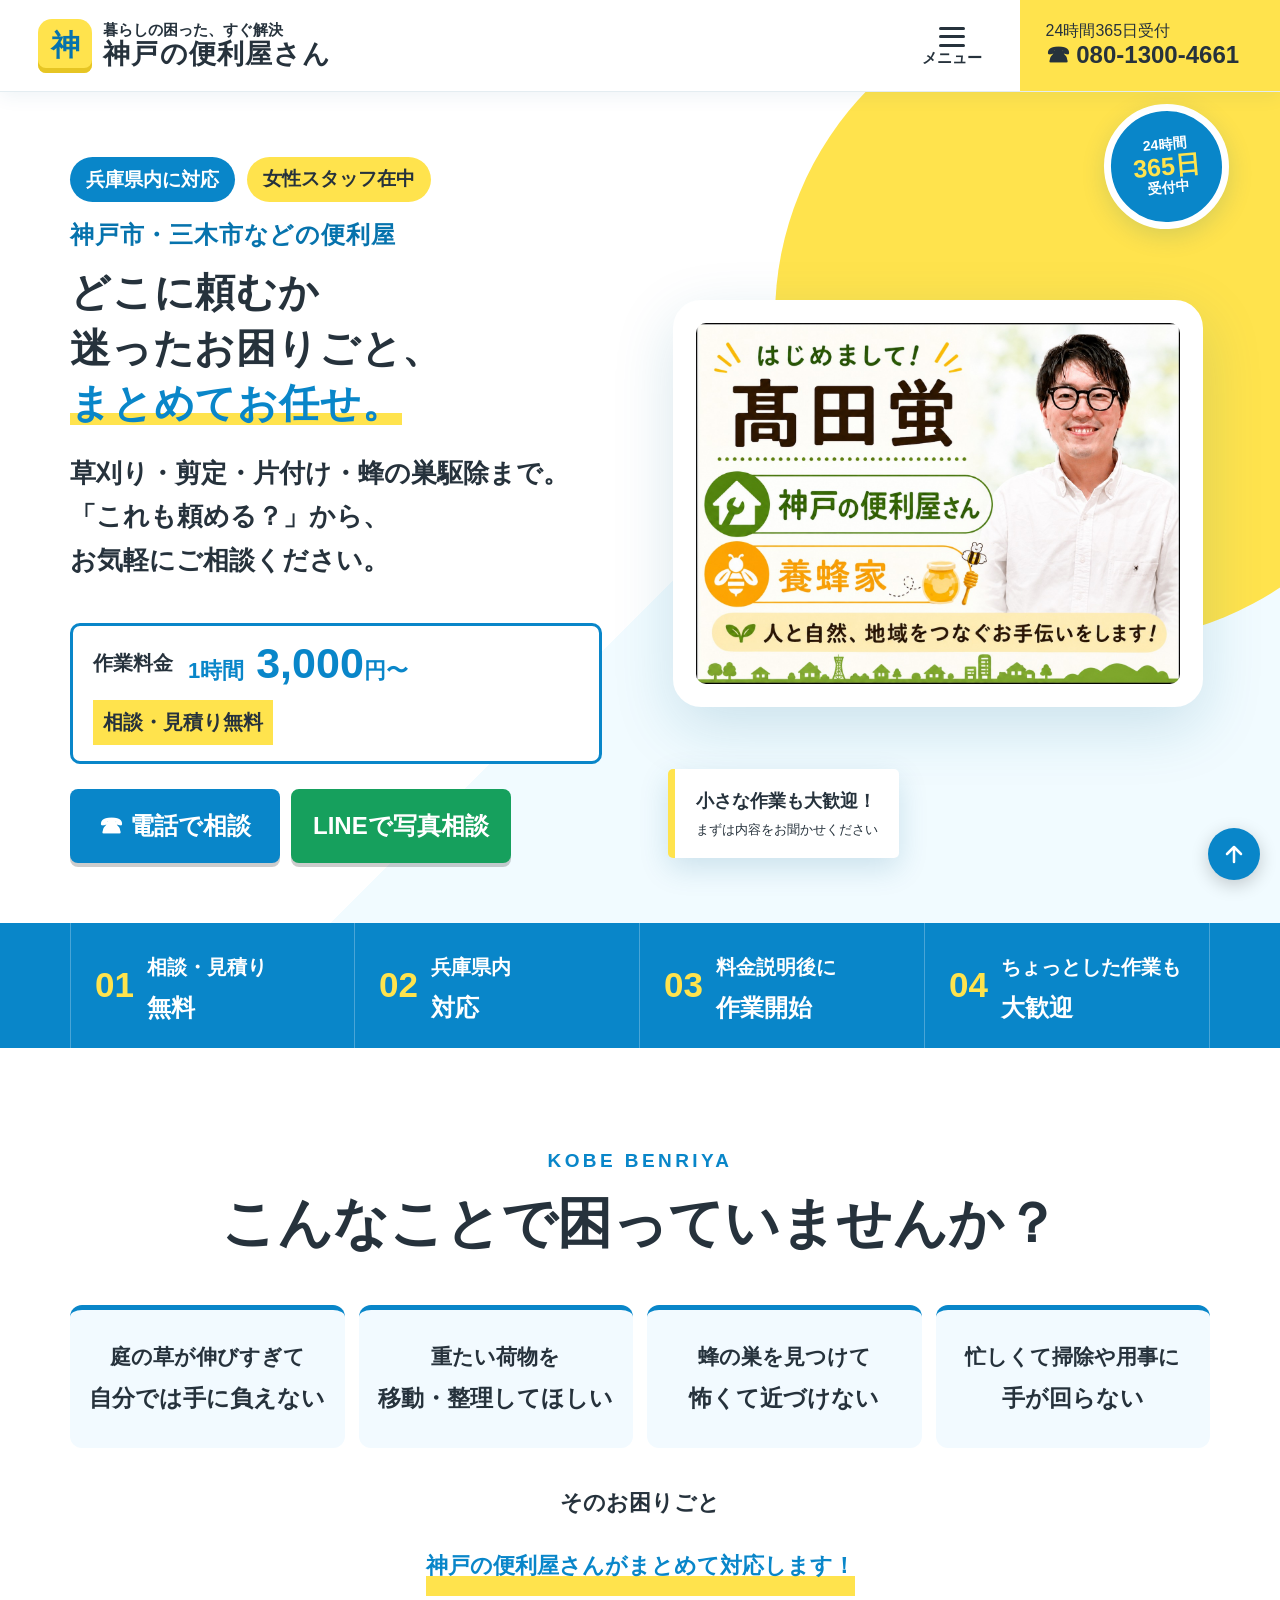
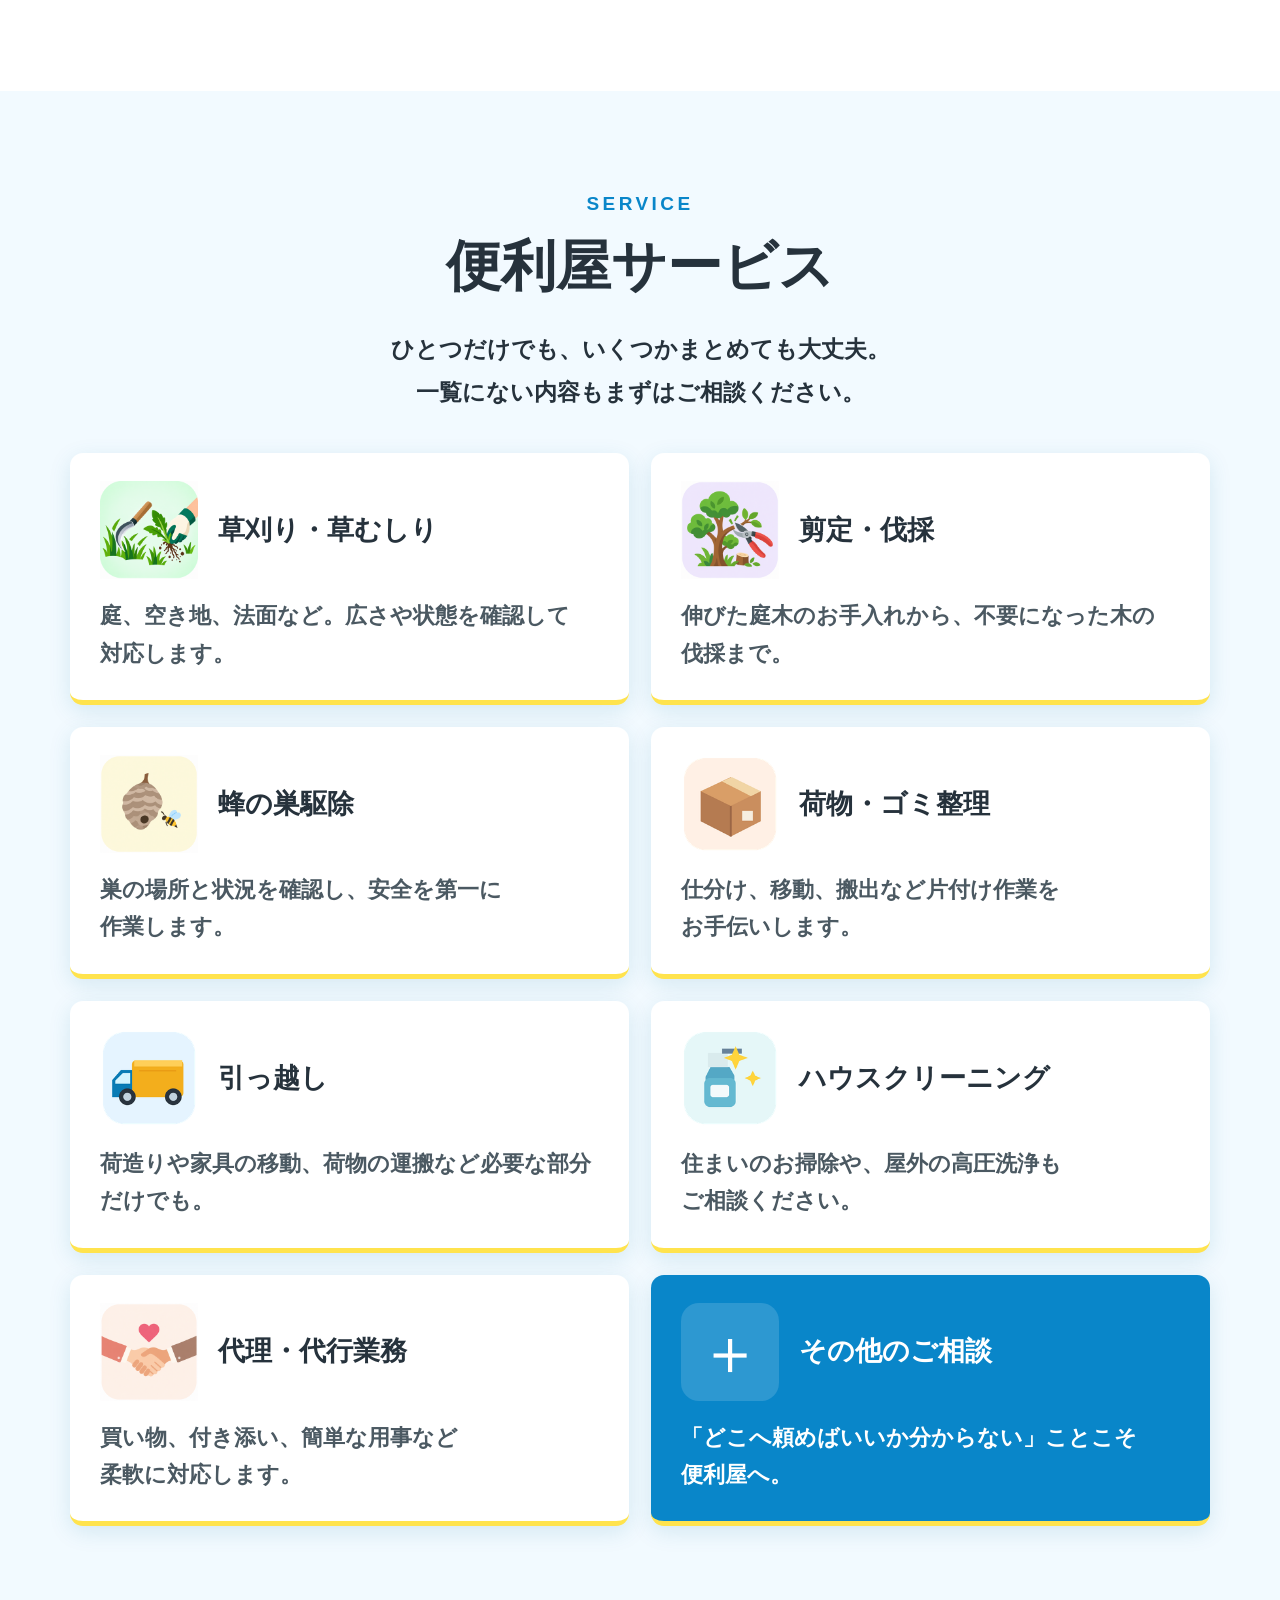
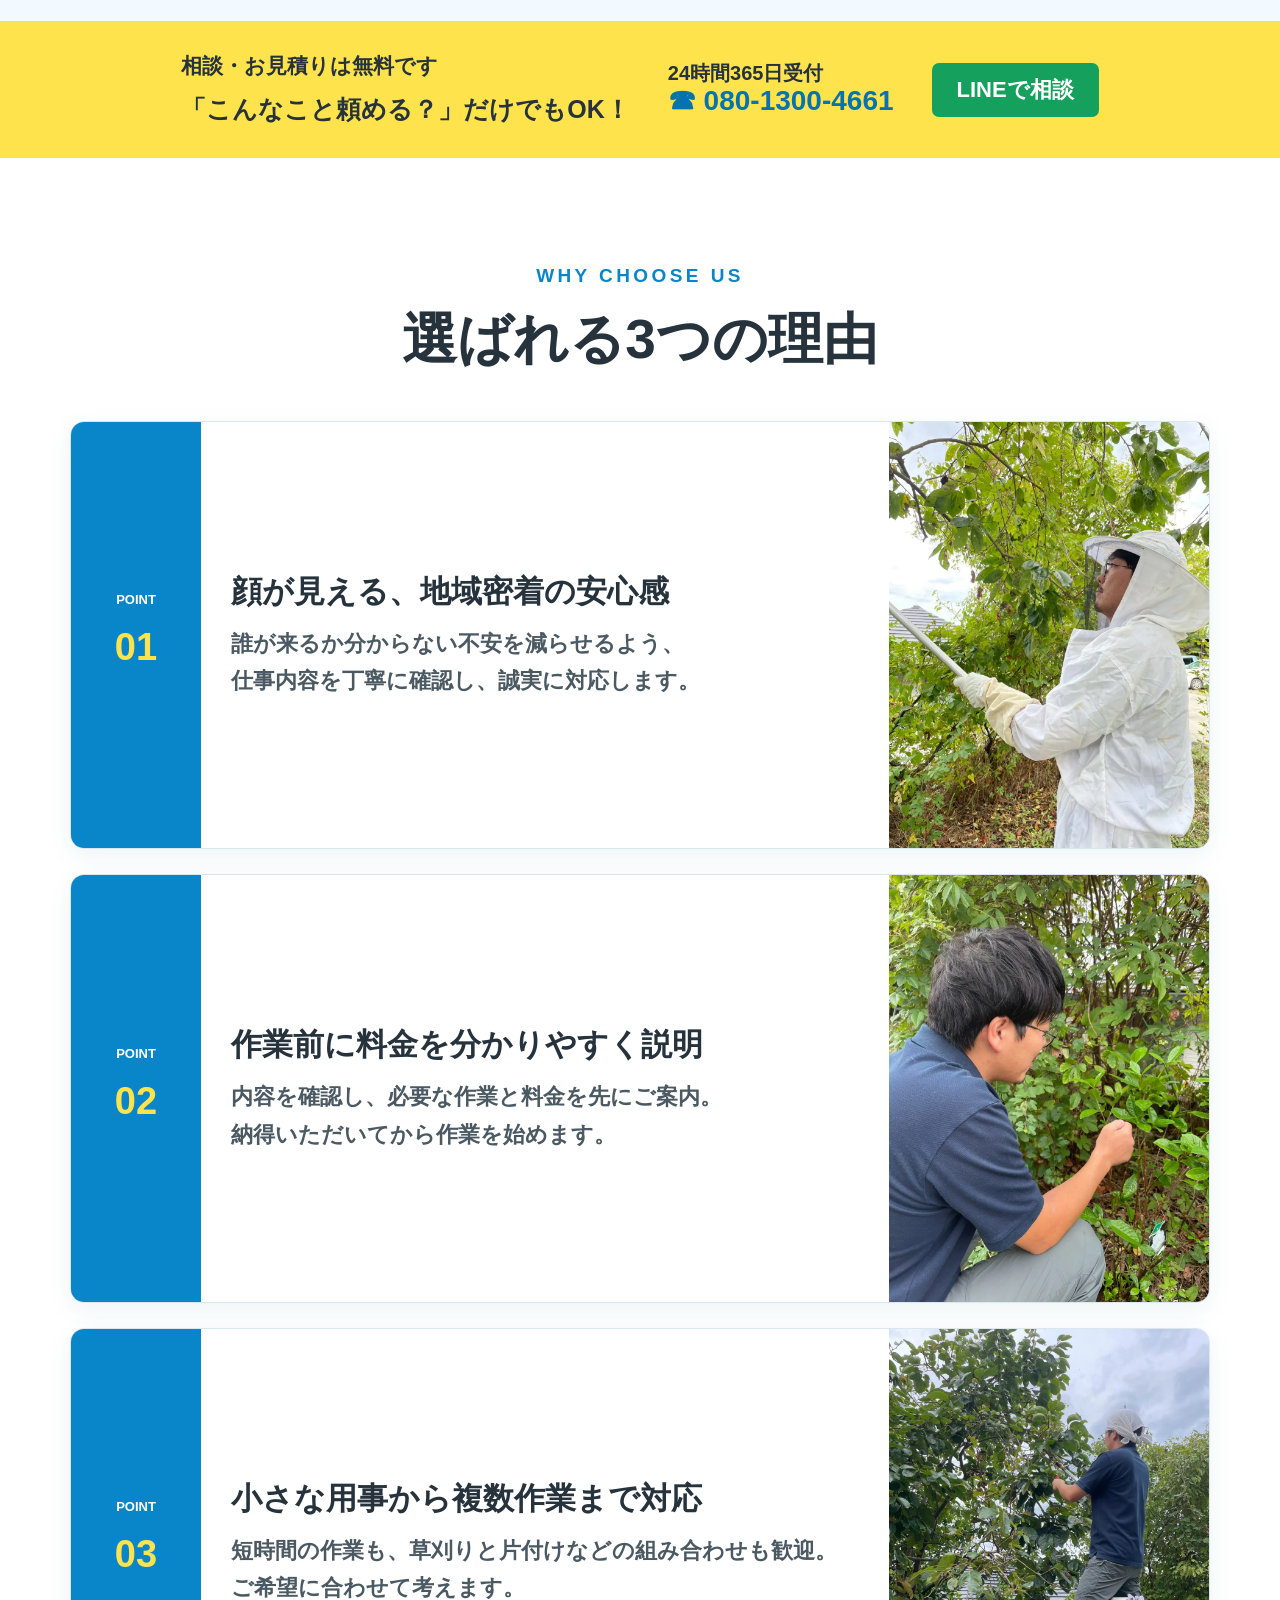
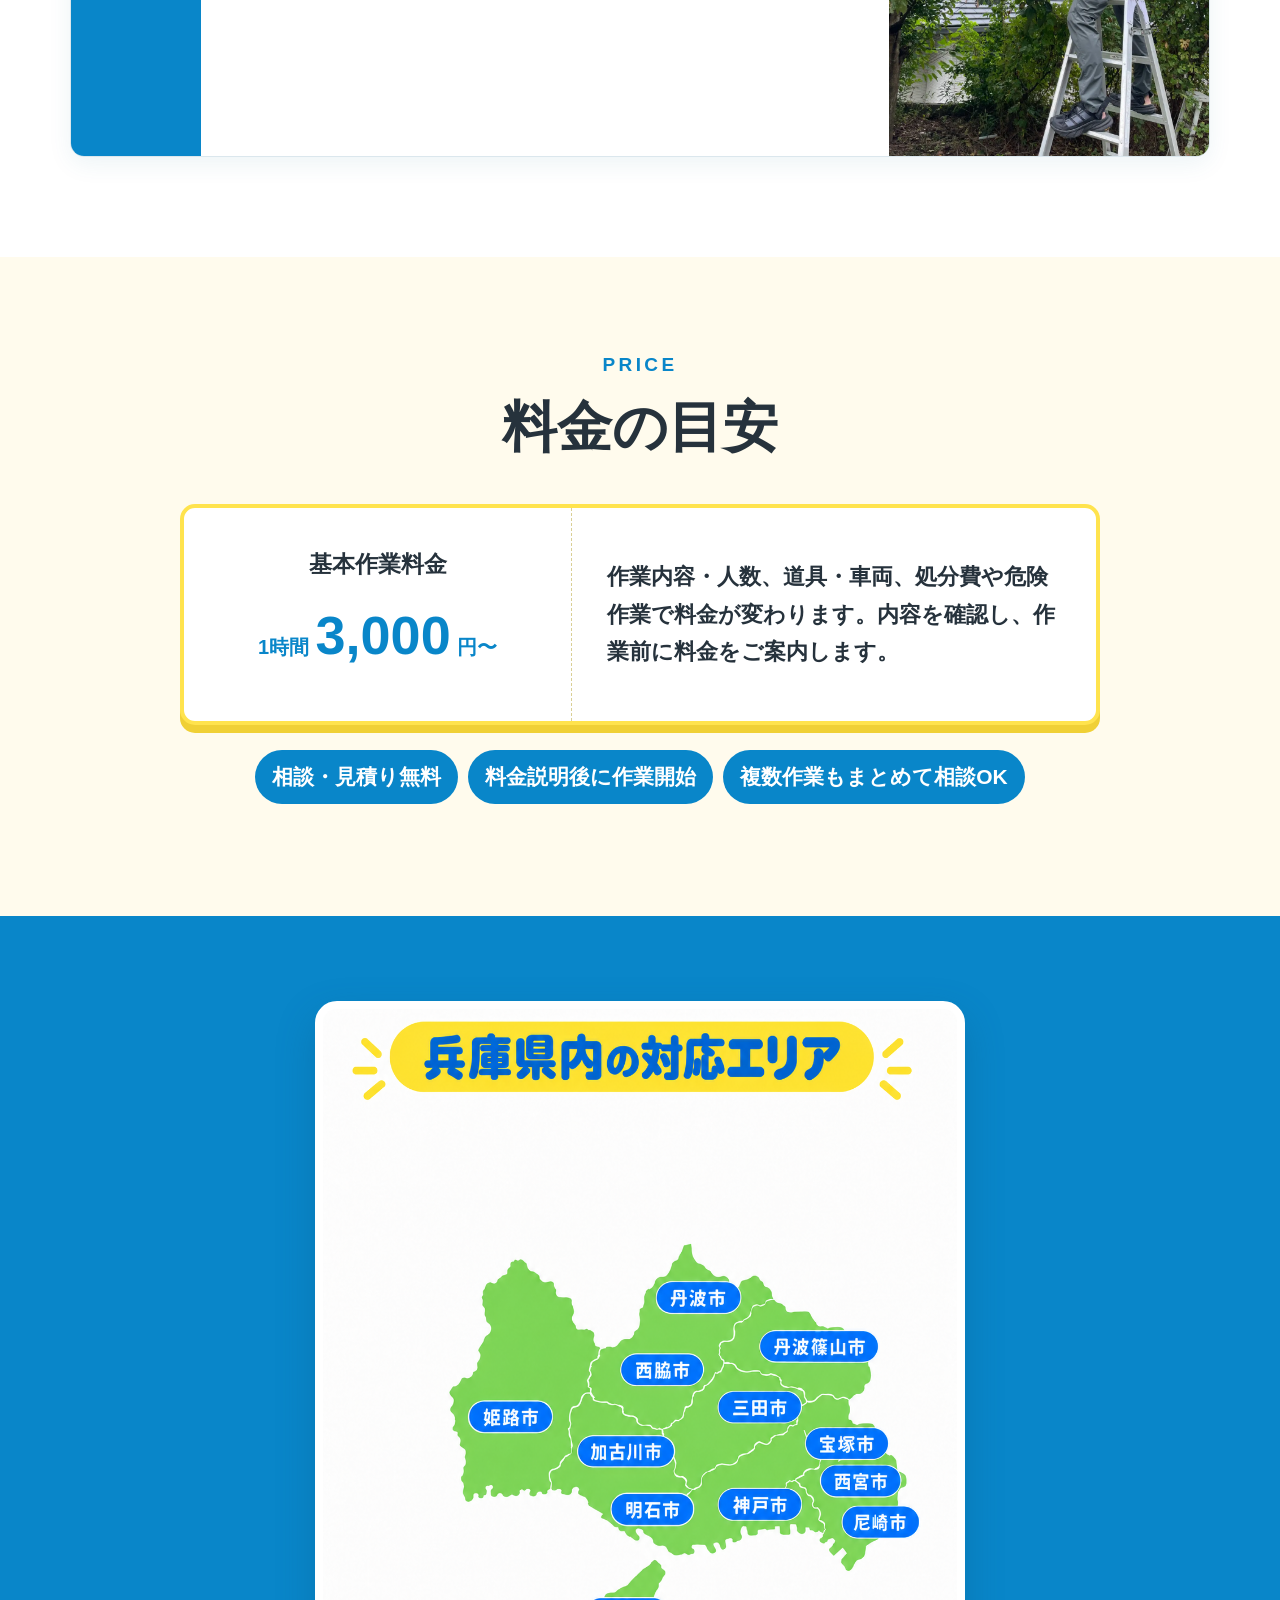
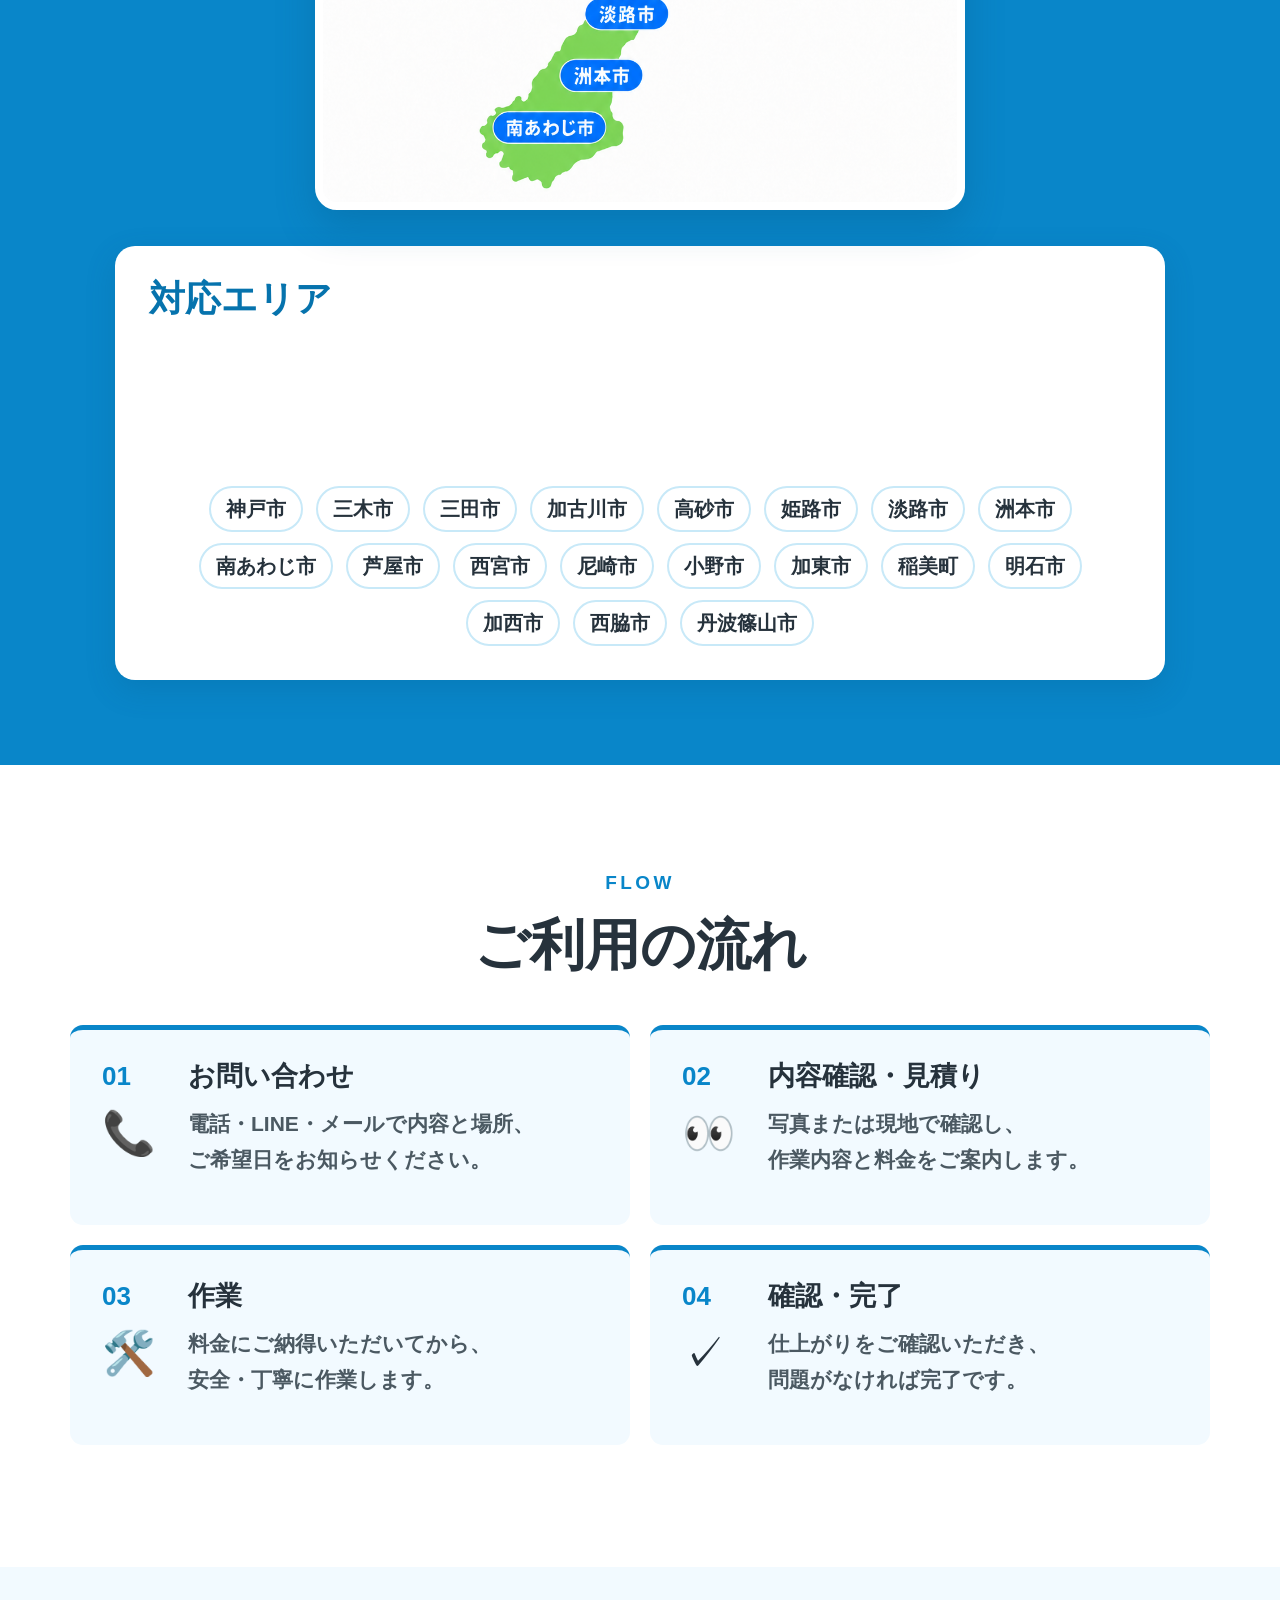
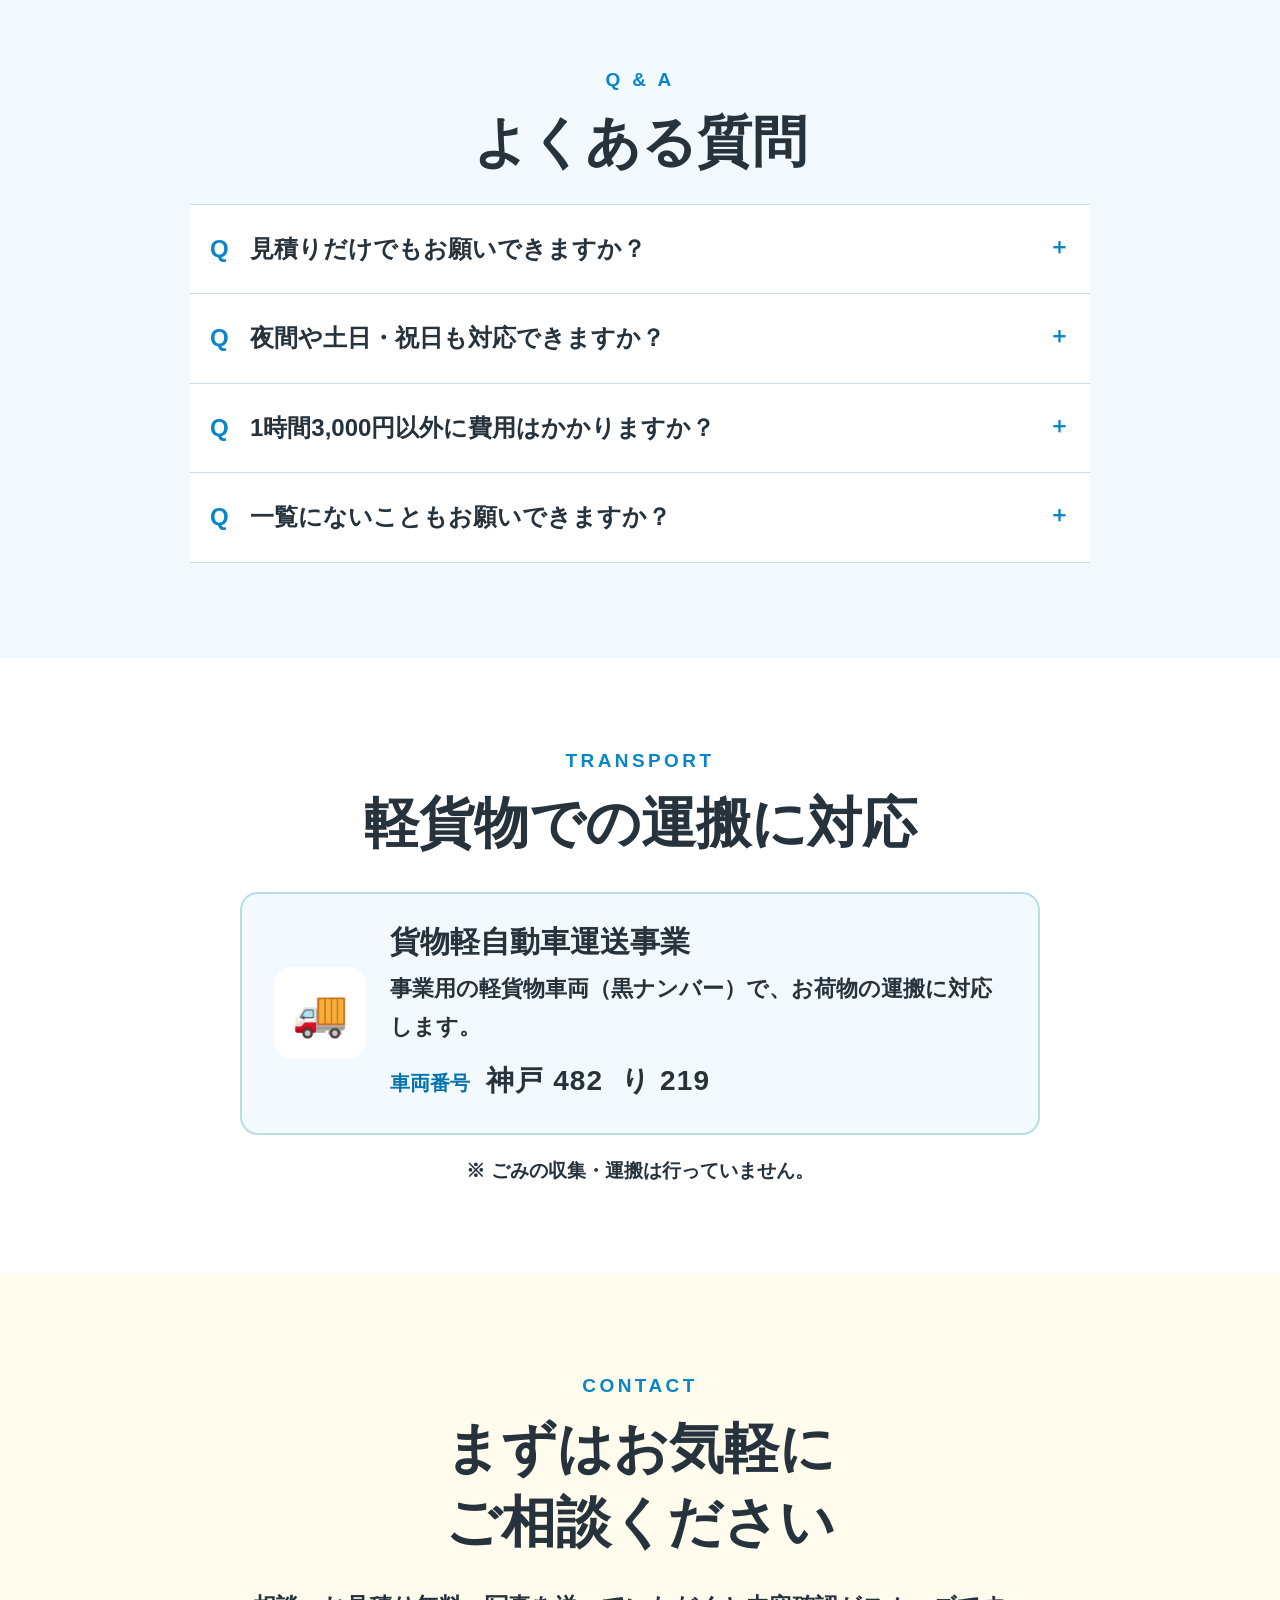
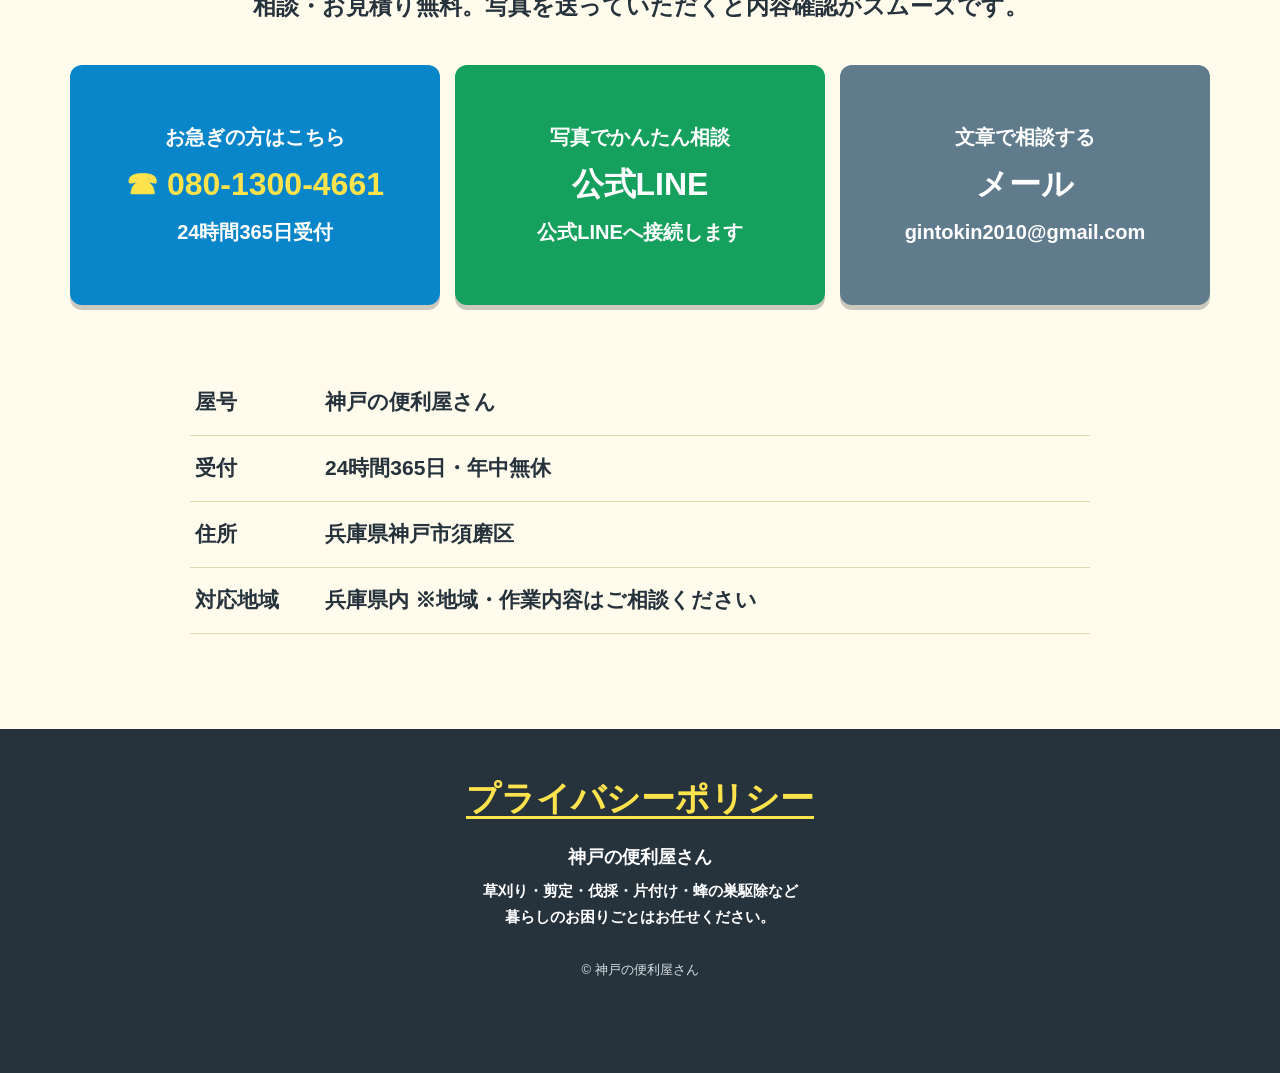
<file: index.html>
<!doctype html>
<html lang="ja">
<head>
  <meta charset="utf-8"><meta name="viewport" content="width=device-width,initial-scale=1">
  <title>神戸の便利屋さん｜草刈り・剪定・片付け・蜂の巣駆除</title>
  <meta name="description" content="神戸市須磨区の「神戸の便利屋さん」。神戸市（西区・北区・須磨区など）・三木市・明石市などで、草刈り・剪定・伐採・片付け・蜂の巣駆除・引っ越しをお手伝いします。相談・見積り無料。電話・LINE・メールで24時間365日受付。作業日時はご相談ください。">
  <meta name="robots" content="index,follow,max-image-preview:large">
  <meta name="format-detection" content="telephone=no">
  <meta property="og:type" content="website">
  <meta property="og:locale" content="ja_JP">
  <meta property="og:site_name" content="神戸の便利屋さん">
  <meta property="og:title" content="神戸の便利屋さん｜草刈り・剪定・片付け・蜂の巣駆除">
  <meta property="og:description" content="神戸市須磨区の「神戸の便利屋さん」。神戸市（西区・北区・須磨区など）・三木市・明石市などで、草刈り・剪定・伐採・片付け・蜂の巣駆除・引っ越しをお手伝いします。相談・見積り無料。電話・LINE・メールで24時間365日受付。作業日時はご相談ください。">
  <link rel="icon" type="image/svg+xml" href="data:image/svg+xml,%3Csvg xmlns='http://www.w3.org/2000/svg' viewBox='0 0 64 64'%3E%3Crect width='64' height='64' rx='14' fill='%23ffe34d'/%3E%3Cpath d='M12 29 32 12l20 17v24H12z' fill='%230982c4'/%3E%3Cpath d='M27 53V36h10v17' fill='white'/%3E%3C/svg%3E">
  <link rel="stylesheet" href="assets/style.css?v=5.4">
  <script type="application/ld+json">
{
  "@context": "https://schema.org",
  "@type": "LocalBusiness",
  "name": "神戸の便利屋さん",
  "description": "神戸市須磨区を拠点とする便利屋。草刈り・剪定・伐採・荷物・ゴミ整理・蜂の巣駆除・引っ越し・ハウスクリーニング・代理・代行業務に対応。",
  "telephone": "+81-80-1300-4661",
  "email": "gintokin2010@gmail.com",
  "address": {
    "@type": "PostalAddress",
    "addressRegion": "兵庫県",
    "addressLocality": "神戸市須磨区",
    "addressCountry": "JP"
  },
  "areaServed": [
    {
      "@type": "AdministrativeArea",
      "name": "神戸市"
    },
    {
      "@type": "AdministrativeArea",
      "name": "三木市"
    },
    {
      "@type": "AdministrativeArea",
      "name": "三田市"
    },
    {
      "@type": "AdministrativeArea",
      "name": "加古川市"
    },
    {
      "@type": "AdministrativeArea",
      "name": "高砂市"
    },
    {
      "@type": "AdministrativeArea",
      "name": "姫路市"
    },
    {
      "@type": "AdministrativeArea",
      "name": "淡路市"
    },
    {
      "@type": "AdministrativeArea",
      "name": "洲本市"
    },
    {
      "@type": "AdministrativeArea",
      "name": "南あわじ市"
    },
    {
      "@type": "AdministrativeArea",
      "name": "芦屋市"
    },
    {
      "@type": "AdministrativeArea",
      "name": "西宮市"
    },
    {
      "@type": "AdministrativeArea",
      "name": "尼崎市"
    },
    {
      "@type": "AdministrativeArea",
      "name": "小野市"
    },
    {
      "@type": "AdministrativeArea",
      "name": "加東市"
    },
    {
      "@type": "AdministrativeArea",
      "name": "稲美町"
    },
    {
      "@type": "AdministrativeArea",
      "name": "明石市"
    },
    {
      "@type": "AdministrativeArea",
      "name": "加西市"
    },
    {
      "@type": "AdministrativeArea",
      "name": "西脇市"
    },
    {
      "@type": "AdministrativeArea",
      "name": "丹波篠山市"
    }
  ],
  "contactPoint": {
    "@type": "ContactPoint",
    "telephone": "+81-80-1300-4661",
    "contactType": "お問い合わせ受付",
    "availableLanguage": "ja",
    "hoursAvailable": {
      "@type": "OpeningHoursSpecification",
      "dayOfWeek": [
        "Monday",
        "Tuesday",
        "Wednesday",
        "Thursday",
        "Friday",
        "Saturday",
        "Sunday"
      ],
      "opens": "00:00",
      "closes": "23:59"
    }
  }
}
  </script>
</head>
<body>
  <header class="header" id="top">
    <a class="logo" href="#top"><span class="logo-icon">神</span><span><small>暮らしの困った、すぐ解決</small><strong>神戸の便利屋さん</strong></span></a>
    <nav id="site-nav" aria-label="サイト内メニュー"><a href="#service">サービス</a><a href="#price">料金</a><a href="#flow">ご利用の流れ</a><a href="#faq">よくある質問</a><a href="#area">対応エリア</a><a href="#contact">お問い合わせ</a></nav>
    <button class="menu-toggle" type="button" aria-controls="site-nav" aria-expanded="false" aria-label="メニューを開く"><span class="menu-icon" aria-hidden="true"><span></span><span></span><span></span></span><span class="menu-label">メニュー</span></button>
    <a class="header-contact" href="tel:08013004661"><small>24時間365日受付</small><strong>☎ 080-1300-4661</strong></a>
  </header>
  <main>
    <section class="hero">
      <div class="hero-copy">
        <div class="hero-labels"><p class="local-label">兵庫県内に対応</p><p class="staff-label">女性スタッフ在中</p></div>
        <h1><span class="hero-heading-context">神戸市・三木市などの便利屋</span><span class="hero-heading-line">どこに頼むか</span><span class="hero-heading-line">迷ったお困りごと、</span><span class="hero-heading-line"><mark>まとめてお任せ。</mark></span></h1>
        <p class="hero-text"><span class="text-line"><span class="phrase">草刈り・剪定・片付け・</span><span class="phrase">蜂の巣駆除まで。</span></span><span class="text-line"><span class="phrase">「これも頼める？」から、</span><span class="phrase">お気軽にご相談ください。</span></span></p>
        <div class="hero-price"><span>作業料金</span><strong><small>1時間</small> 3,000<small>円〜</small></strong><em>相談・見積り無料</em></div>
        <div class="hero-buttons"><a class="button phone" href="tel:08013004661">☎ 電話で相談</a><a class="button line" href="https://lin.ee/Pd40ce4">LINEで写真相談</a></div>
      </div>
      <div class="hero-visual">
        <div class="hero-image profile-image"><img src="assets/profile-takada-v1.2.jpg" alt="神戸の便利屋さん・高田蛍の自己紹介" width="1454" height="1082" fetchpriority="high"></div>
        <div class="round-badge"><span>24時間</span><strong>365日</strong><span>受付中</span></div>
        <div class="mini-card"><b>小さな作業も大歓迎！</b><span>まずは内容をお聞かせください</span></div>
      </div>
    </section>
    <section class="quick-points">
      <div><b>01</b><span>相談・見積り</span><strong>無料</strong></div><div><b>02</b><span>兵庫県内</span><strong>対応</strong></div>
      <div><b>03</b><span>料金説明後に</span><strong>作業開始</strong></div><div><b>04</b><span><span class="phrase">ちょっとした</span><span class="phrase">作業も</span></span><strong>大歓迎</strong></div>
    </section>
    <section class="intro wrap">
      <p class="section-label">KOBE BENRIYA</p><h2>こんなことで<br class="mobile-break">困っていませんか？</h2>
      <div class="trouble-grid"><p>庭の草が伸びすぎて<br><b>自分では手に負えない</b></p><p>重たい荷物を<br><b>移動・整理してほしい</b></p><p>蜂の巣を見つけて<br><b>怖くて近づけない</b></p><p>忙しくて掃除や用事に<br><b>手が回らない</b></p></div>
      <div class="answer"><span>そのお困りごと</span><strong><span class="phrase">神戸の便利屋さんが</span><span class="phrase">まとめて対応します！</span></strong></div>
    </section>
    <section class="services" id="service"><div class="wrap">
      <p class="section-label">SERVICE</p><h2>便利屋サービス</h2><p class="section-lead"><span class="phrase">ひとつだけでも、</span><span class="phrase">いくつかまとめても大丈夫。</span><br><span class="phrase">一覧にない内容も</span><span class="phrase">まずはご相談ください。</span></p>
      <div class="service-grid">
        <article><div class="service-mark"><img src="assets/service-grass.png" alt="" width="300" height="300" loading="lazy" decoding="async"><h3>草刈り・草むしり</h3></div><p><span class="phrase">庭、空き地、</span><span class="phrase">法面など。</span><span class="phrase">広さや状態を</span><span class="phrase">確認して</span><span class="phrase">対応します。</span></p></article>
        <article><div class="service-mark"><img src="assets/service-pruning.png" alt="" width="300" height="300" loading="lazy" decoding="async"><h3>剪定・伐採</h3></div><p><span class="phrase">伸びた庭木の</span><span class="phrase">お手入れから、</span><span class="phrase">不要になった木の</span><span class="phrase">伐採まで。</span></p></article>
        <article><div class="service-mark"><img src="assets/service-bee.png" alt="" width="300" height="300" loading="lazy" decoding="async"><h3>蜂の巣駆除</h3></div><p><span class="phrase">巣の場所と</span><span class="phrase">状況を確認し、</span><span class="phrase">安全を第一に</span><span class="phrase">作業します。</span></p></article>
        <article><div class="service-mark"><img src="assets/service-boxes.png" alt="" width="160" height="160" loading="lazy" decoding="async"><h3>荷物・ゴミ整理</h3></div><p><span class="phrase">仕分け、移動、</span><span class="phrase">搬出など</span><span class="phrase">片付け作業を</span><span class="phrase">お手伝いします。</span></p></article>
        <article><div class="service-mark"><img src="assets/service-moving.png" alt="" width="160" height="160" loading="lazy" decoding="async"><h3>引っ越し</h3></div><p><span class="phrase">荷造りや</span><span class="phrase">家具の移動、</span><span class="phrase">荷物の運搬など</span><span class="phrase">必要な部分</span><span class="phrase">だけでも。</span></p></article>
        <article><div class="service-mark"><img src="assets/service-cleaning.png" alt="" width="160" height="160" loading="lazy" decoding="async"><h3>ハウス<wbr>クリーニング</h3></div><p><span class="phrase">住まいのお掃除や、</span><span class="phrase">屋外の高圧洗浄も</span><span class="phrase">ご相談ください。</span></p></article>
        <article><div class="service-mark"><img src="assets/service-support.png" alt="" width="300" height="300" loading="lazy" decoding="async"><h3>代理・代行業務</h3></div><p><span class="phrase">買い物、付き添い、</span><span class="phrase">簡単な用事など</span><span class="phrase">柔軟に対応します。</span></p></article>
        <article class="other"><div class="service-mark"><span class="service-more" aria-hidden="true">＋</span><h3>その他のご相談</h3></div><p><span class="phrase">「どこへ頼めば</span><span class="phrase">いいか</span><span class="phrase">分からない」</span><span class="phrase">ことこそ</span><span class="phrase">便利屋へ。</span></p></article>
      </div>
    </div></section>
    <section class="contact-bar"><div><p>相談・お見積りは無料です</p><strong>「こんなこと頼める？」だけでもOK！</strong></div><a href="tel:08013004661"><small>24時間365日受付</small><b>☎ 080-1300-4661</b></a><a class="line-mini" href="https://lin.ee/Pd40ce4">LINEで相談</a></section>
    <section class="reasons wrap">
      <p class="section-label">WHY CHOOSE US</p><h2>選ばれる3つの理由</h2>
      <div class="reason-list">
        <article><b>POINT <em>01</em></b><div><h3><span class="phrase">顔が見える、</span><span class="phrase">地域密着の安心感</span></h3><p><span class="phrase">誰が来るか分からない</span><span class="phrase">不安を減らせるよう、</span><span class="phrase">仕事内容を丁寧に確認し、</span><span class="phrase">誠実に対応します。</span></p></div><img src="assets/work-7.webp" alt="神戸の便利屋さんスタッフ" width="1050" height="1400" loading="lazy" decoding="async"></article>
        <article><b>POINT <em>02</em></b><div><h3><span class="phrase">作業前に料金を</span><span class="phrase">分かりやすく説明</span></h3><p><span class="phrase">内容を確認し、</span><span class="phrase">必要な作業と料金を</span><span class="phrase">先にご案内。</span><span class="phrase">納得いただいてから</span><span class="phrase">作業を始めます。</span></p></div><img src="assets/work-11.webp" alt="庭木を確認するスタッフ" width="1050" height="1400" loading="lazy" decoding="async"></article>
        <article><b>POINT <em>03</em></b><div><h3><span class="phrase">小さな用事から</span><span class="phrase">複数作業まで対応</span></h3><p><span class="phrase">短時間の作業も、</span><span class="phrase">草刈りと片付けなどの</span><span class="phrase">組み合わせも歓迎。</span><span class="phrase">ご希望に合わせて</span><span class="phrase">考えます。</span></p></div><img src="assets/work-12.webp" alt="脚立を使った庭木作業" width="1050" height="1400" loading="lazy" decoding="async"></article>
      </div>
    </section>
    <section class="pricing" id="price"><div class="wrap">
      <p class="section-label">PRICE</p><h2>料金の目安</h2>
      <div class="price-card"><div><span>基本作業料金</span><strong><small>1時間</small> 3,000<small>円〜</small></strong></div><p class="price-description"><span>作業内容・人数、</span><span>道具・車両、</span><span>処分費や危険作業で</span><span>料金が変わります。</span><span class="price-description-second">内容を確認し、</span><span>作業前に</span><span>料金をご案内します。</span></p></div>
      <ul class="price-notes"><li>相談・見積り無料</li><li>料金説明後に作業開始</li><li>複数作業もまとめて相談OK</li></ul>
    </div></section>
    <section class="area" id="area"><div class="wrap area-inner">
      <figure class="area-map city-map"><img src="assets/hyogo-city-map-green.png" alt="兵庫県内の対応エリアを示した地図" width="1122" height="1402" loading="lazy" decoding="async"></figure>
      <div class="area-municipalities">
        <h2>対応エリア</h2>
        <p class="area-seo-lead">神戸市須磨区を拠点に、神戸市西区・北区をはじめ神戸市内、三木市など、以下の地域でご相談を受け付けています。作業内容や場所をお知らせください。</p>
        <ul>
          <li>神戸市</li><li>三木市</li><li>三田市</li><li>加古川市</li><li>高砂市</li><li>姫路市</li><li>淡路市</li><li>洲本市</li><li>南あわじ市</li><li>芦屋市</li><li>西宮市</li><li>尼崎市</li><li>小野市</li><li>加東市</li><li>稲美町</li><li>明石市</li><li>加西市</li><li>西脇市</li><li>丹波篠山市</li>
        </ul>
      </div>
    </div></section>
    <section class="flow wrap" id="flow">
      <p class="section-label">FLOW</p><h2>ご利用の流れ</h2>
      <ol><li><b>01</b><i>📞</i><h3>お問い合わせ</h3><p><span class="phrase">電話・LINE・メールで</span><span class="phrase">内容と場所、</span><span class="phrase">ご希望日を</span><span class="phrase">お知らせください。</span></p></li><li><b>02</b><i>👀</i><h3>内容確認・見積り</h3><p><span class="phrase">写真または現地で確認し、</span><span class="phrase">作業内容と料金を</span><span class="phrase">ご案内します。</span></p></li><li><b>03</b><i>🛠️</i><h3>作業</h3><p><span class="phrase">料金にご納得</span><span class="phrase">いただいてから、</span><span class="phrase">安全・丁寧に</span><span class="phrase">作業します。</span></p></li><li><b>04</b><i>✓</i><h3>確認・完了</h3><p><span class="phrase">仕上がりをご確認いただき、</span><span class="phrase">問題がなければ</span><span class="phrase">完了です。</span></p></li></ol>
    </section>
    <section class="faq" id="faq"><div class="wrap">
      <p class="section-label">Q &amp; A</p><h2>よくある質問</h2>
      <details><summary>見積りだけでもお願いできますか？</summary><p><span class="phrase">はい。ご相談・</span><span class="phrase">お見積りは無料です。</span><span class="phrase">内容と場所を</span><span class="phrase">お知らせください。</span></p></details>
      <details><summary>夜間や土日・祝日も対応できますか？</summary><p><span class="phrase">24時間365日</span><span class="phrase">受け付けています。</span><span class="phrase">実際の作業時間は</span><span class="phrase">内容や周辺環境を</span><span class="phrase">確認してご相談します。</span></p></details>
      <details><summary>1時間3,000円以外に費用はかかりますか？</summary><p><span class="phrase">作業人数、道具、車両、</span><span class="phrase">処分費、危険作業、</span><span class="phrase">出張地域などにより</span><span class="phrase">追加費用が必要な</span><span class="phrase">場合があります。</span><span class="phrase">作業前にご説明します。</span></p></details>
      <details><summary>一覧にないこともお願いできますか？</summary><p><span class="phrase">対応できる可能性が</span><span class="phrase">あります。</span><span class="phrase">「どこに頼めばいいか</span><span class="phrase">分からない」内容も、</span><span class="phrase">まずは一度</span><span class="phrase">ご相談ください。</span></p></details>
    </div></section>
    <section class="license wrap"><p class="section-label">TRANSPORT</p><h2>軽貨物での運搬に対応</h2><div class="transport-card"><div class="transport-icon" aria-hidden="true">🚚</div><div class="transport-copy"><h3>貨物軽自動車運送事業</h3><p>事業用の軽貨物車両（黒ナンバー）で、お荷物の運搬に対応します。</p><p class="transport-number"><span>車両番号</span><strong>神戸 482&nbsp; り 219</strong></p></div></div><p class="transport-note">※ ごみの収集・運搬は行っていません。</p></section>
    <section class="contact" id="contact"><div class="wrap">
      <p class="section-label">CONTACT</p><h2>まずはお気軽に<br>ご相談ください</h2><p><span class="phrase">相談・お見積り無料。</span><span class="phrase">写真を送っていただくと</span><span class="phrase">内容確認がスムーズです。</span></p>
      <div class="contact-grid"><a class="contact-phone" href="tel:08013004661"><small>お急ぎの方はこちら</small><strong>☎ 080-1300-4661</strong><em>24時間365日受付</em></a><a class="contact-line" href="https://lin.ee/Pd40ce4"><small>写真でかんたん相談</small><strong>公式LINE</strong><em>公式LINEへ接続します</em></a><a class="contact-mail" href="mailto:gintokin2010@gmail.com"><small>文章で相談する</small><strong>メール</strong><em>gintokin2010@gmail.com</em></a></div>
      <div class="company"><dl><div><dt>屋号</dt><dd>神戸の便利屋さん</dd></div><div><dt>受付</dt><dd>24時間365日・年中無休</dd></div><div><dt>住所</dt><dd>兵庫県神戸市須磨区</dd></div><div><dt>対応地域</dt><dd>兵庫県内 ※地域・作業内容はご相談ください</dd></div></dl></div>
    </div></section>
  </main>
  <footer><a class="footer-policy" href="privacy.html">プライバシーポリシー</a><a class="footer-brand" href="#top">神戸の便利屋さん</a><p class="footer-description">草刈り・剪定・伐採・片付け・蜂の巣駆除など<br><span class="phrase">暮らしのお困りごとは</span><span class="phrase">お任せください。</span></p><small>© 神戸の便利屋さん</small></footer>
  <button class="back-top" type="button" aria-label="ページの一番上へ戻る"><svg viewBox="0 0 24 24" aria-hidden="true" focusable="false"><path d="M12 20V5M5 12l7-7 7 7"/></svg></button>
  <div class="fixed-contact"><a href="tel:08013004661">☎ <strong>電話する</strong></a><a href="https://lin.ee/Pd40ce4">公式LINE</a></div>
  <script src="assets/script.js"></script>
</body></html>
</file>
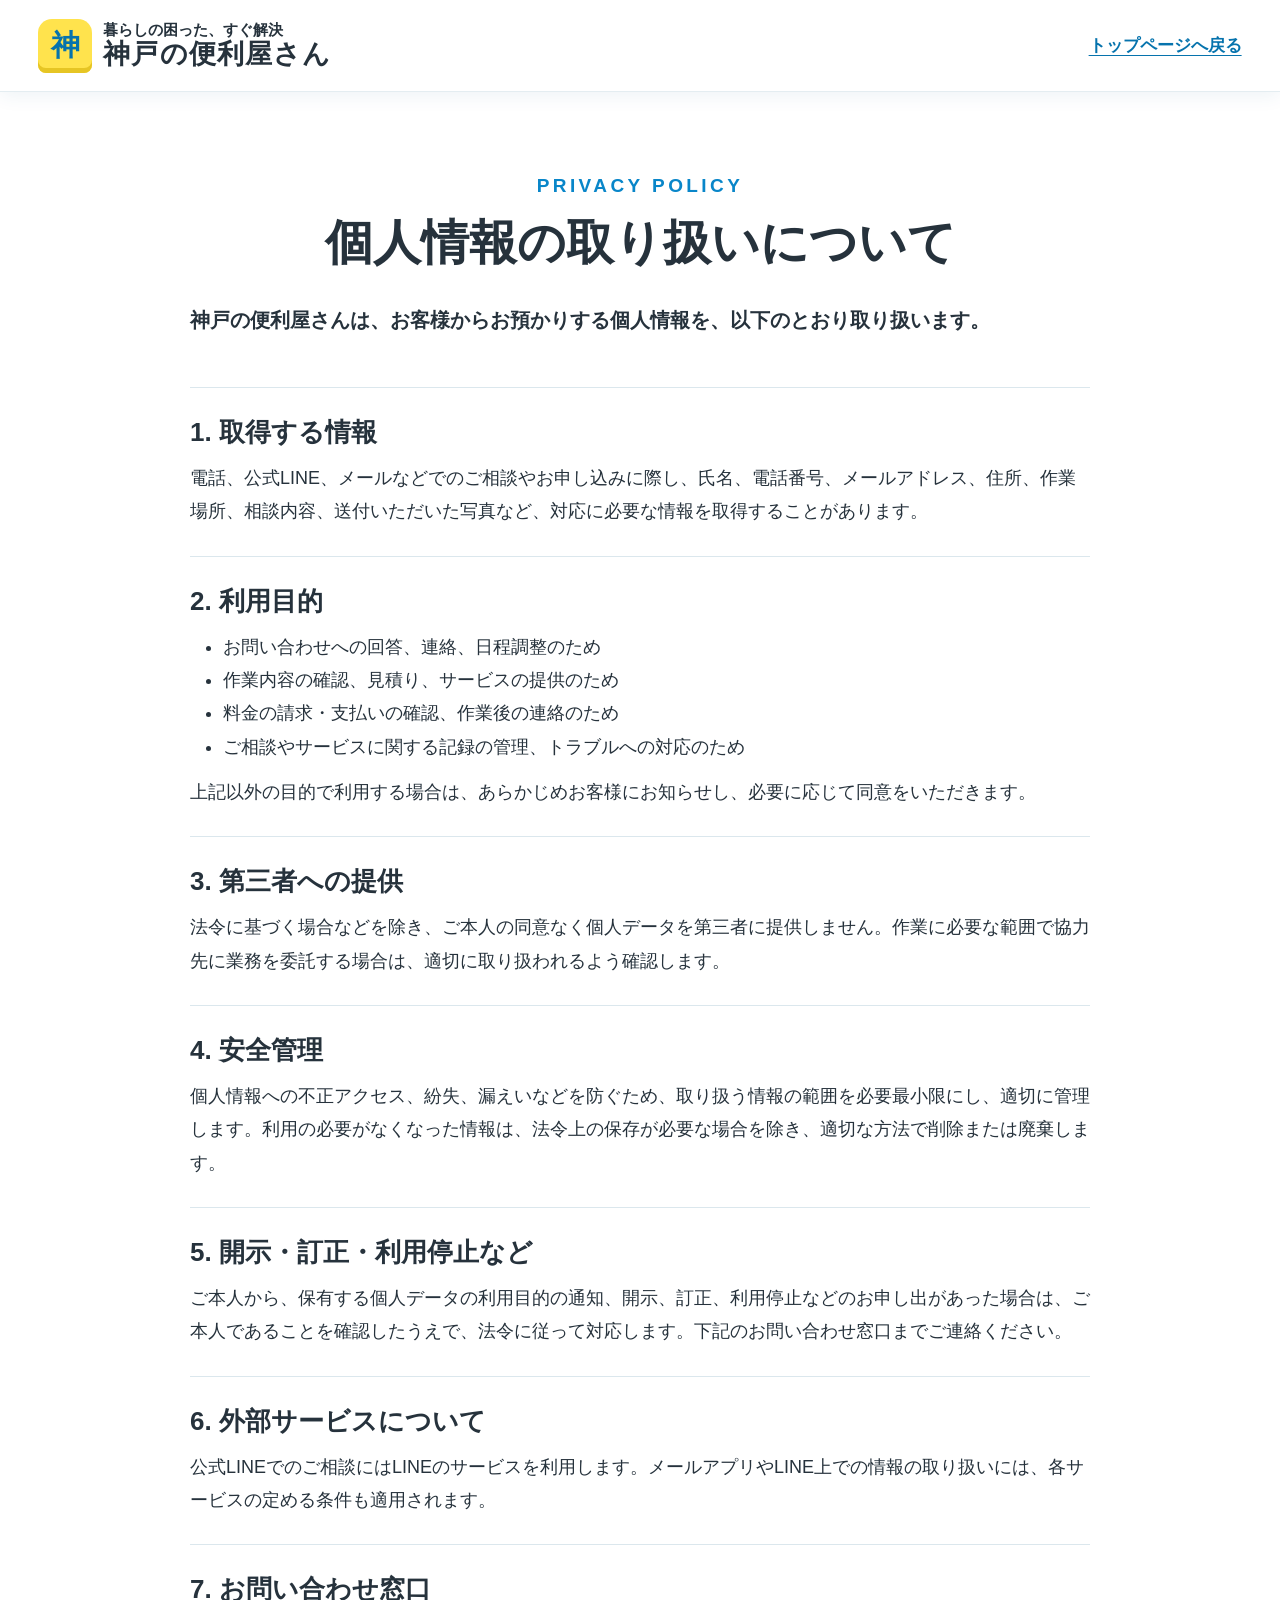
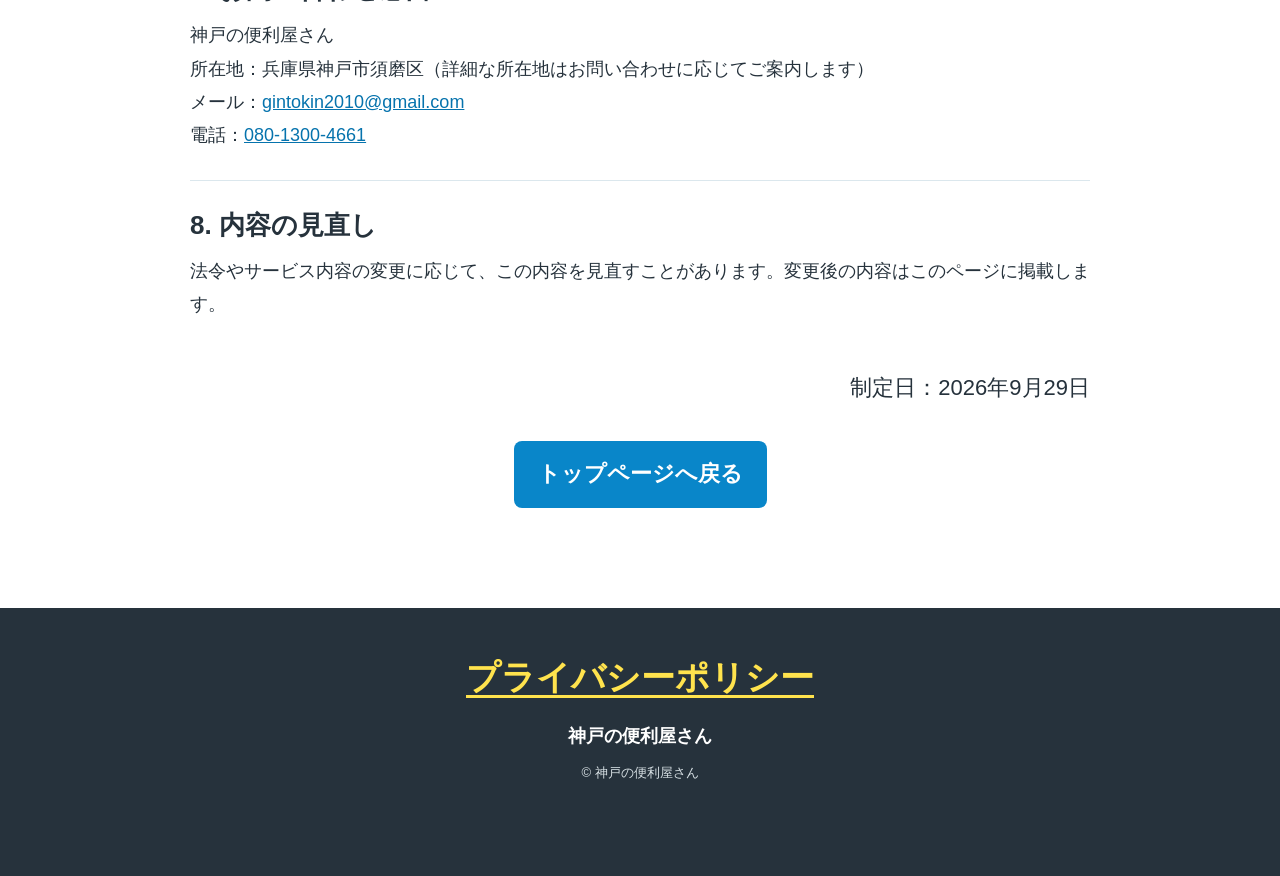
<file: privacy.html>
<!doctype html>
<html lang="ja">
<head>
  <meta charset="utf-8"><meta name="viewport" content="width=device-width,initial-scale=1">
  <title>個人情報の取り扱いについて｜神戸の便利屋さん</title>
  <meta name="description" content="神戸の便利屋さんの個人情報の取り扱いについてご案内します。">
  <meta name="robots" content="index,follow">
  <meta name="format-detection" content="telephone=no">
  <link rel="stylesheet" href="assets/style.css?v=5.4">
</head>
<body class="policy-page">
  <header class="header policy-header">
    <a class="logo" href="index.html"><span class="logo-icon">神</span><span><small>暮らしの困った、すぐ解決</small><strong>神戸の便利屋さん</strong></span></a>
    <a class="policy-home" href="index.html">トップページへ戻る</a>
  </header>
  <main class="policy-main wrap">
    <p class="section-label">PRIVACY POLICY</p>
    <h1>個人情報の<br class="policy-mobile-break">取り扱いについて</h1>
    <p class="policy-intro">神戸の便利屋さんは、お客様からお預かりする個人情報を、以下のとおり取り扱います。</p>
    <section><h2>1. 取得する情報</h2><p>電話、公式LINE、メールなどでのご相談やお申し込みに際し、氏名、電話番号、メールアドレス、住所、作業場所、相談内容、送付いただいた写真など、対応に必要な情報を取得することがあります。</p></section>
    <section><h2>2. 利用目的</h2><ul><li>お問い合わせへの回答、連絡、日程調整のため</li><li>作業内容の確認、見積り、サービスの提供のため</li><li>料金の請求・支払いの確認、作業後の連絡のため</li><li>ご相談やサービスに関する記録の管理、トラブルへの対応のため</li></ul><p>上記以外の目的で利用する場合は、あらかじめお客様にお知らせし、必要に応じて同意をいただきます。</p></section>
    <section><h2>3. 第三者への提供</h2><p>法令に基づく場合などを除き、ご本人の同意なく個人データを第三者に提供しません。作業に必要な範囲で協力先に業務を委託する場合は、適切に取り扱われるよう確認します。</p></section>
    <section><h2>4. 安全管理</h2><p>個人情報への不正アクセス、紛失、漏えいなどを防ぐため、取り扱う情報の範囲を必要最小限にし、適切に管理します。利用の必要がなくなった情報は、法令上の保存が必要な場合を除き、適切な方法で削除または廃棄します。</p></section>
    <section><h2>5. 開示・訂正・利用停止など</h2><p>ご本人から、保有する個人データの利用目的の通知、開示、訂正、利用停止などのお申し出があった場合は、ご本人であることを確認したうえで、法令に従って対応します。下記のお問い合わせ窓口までご連絡ください。</p></section>
    <section><h2>6. 外部サービスについて</h2><p>公式LINEでのご相談にはLINEのサービスを利用します。メールアプリやLINE上での情報の取り扱いには、各サービスの定める条件も適用されます。</p></section>
    <section><h2>7. お問い合わせ窓口</h2><p>神戸の便利屋さん<br>所在地：兵庫県神戸市須磨区（詳細な所在地はお問い合わせに応じてご案内します）<br>メール：<a href="mailto:gintokin2010@gmail.com">gintokin2010@gmail.com</a><br>電話：<a href="tel:08013004661">080-1300-4661</a></p></section>
    <section><h2>8. 内容の見直し</h2><p>法令やサービス内容の変更に応じて、この内容を見直すことがあります。変更後の内容はこのページに掲載します。</p></section>
    <p class="policy-date">制定日：2026年9月29日</p>
    <a class="policy-return" href="index.html">トップページへ戻る</a>
  </main>
  <footer><a class="footer-policy" href="privacy.html" aria-current="page">プライバシーポリシー</a><a class="footer-brand" href="index.html">神戸の便利屋さん</a><small>© 神戸の便利屋さん</small></footer>
</body>
</html>
</file>
<file: assets/style.css>
:root{--blue:#0986c9;--blue2:#0673ad;--yellow:#ffe34d;--green:#16a05d;--ink:#26323c;--muted:#66737c;--pale:#f2faff;--cream:#fffbed;--line:#dbe7ed;--max:1140px}*{box-sizing:border-box}html{scroll-behavior:smooth;scroll-padding-top:86px}body{margin:0;color:var(--ink);background:#fff;font-family:"Hiragino Kaku Gothic ProN","Yu Gothic",Meiryo,sans-serif;font-size:17px;line-height:1.8}a{color:inherit;text-decoration:none}img{display:block;width:100%;height:auto}h1,h2,h3,p{margin-top:0}h1,h2,h3{line-height:1.35}.wrap{width:min(90%,var(--max));margin:auto}.header{position:sticky;top:0;z-index:60;height:86px;display:flex;align-items:center;gap:30px;padding:9px 3vw;background:#fff;border-bottom:1px solid #e4edf1;box-shadow:0 4px 18px #145b7a12}.logo{display:flex;align-items:center;gap:11px;white-space:nowrap}.logo-icon{width:54px;height:54px;display:grid;place-items:center;background:var(--yellow);color:var(--blue2);border-radius:14px 14px 8px 8px;box-shadow:inset 0 -5px #e6c524;font-size:29px;font-weight:900}.logo small,.logo strong{display:block;line-height:1.15}.logo small{font-size:11px;font-weight:700}.logo strong{font-size:24px;letter-spacing:.04em}.header nav{margin-left:auto;display:flex;gap:24px;font-size:14px;font-weight:800}.header nav a:hover{color:var(--blue)}.header-contact{align-self:stretch;min-width:260px;margin:-9px -3vw -9px 0;padding:7px 2vw;background:var(--yellow);display:flex;flex-direction:column;justify-content:center;line-height:1.18}.header-contact small{font-size:11px}.header-contact strong{font-size:21px}.header-contact em{font-size:10px;font-style:normal;color:#6b5f20}.hero{min-height:650px;display:grid;grid-template-columns:1.02fr .98fr;overflow:hidden;background:linear-gradient(135deg,#fff 0 55%,#f1fbff 55%)}.hero-copy{padding:65px 4vw 60px max(5vw,calc((100vw - var(--max))/2));display:flex;flex-direction:column;justify-content:center}.local-label{display:inline-flex;align-self:flex-start;margin-bottom:15px;padding:5px 16px;border-radius:30px;background:var(--blue);color:#fff;font-weight:800;font-size:15px}.hero h1{font-size:clamp(43px,5.2vw,72px);letter-spacing:.02em;margin:0 0 20px}.hero h1 mark{color:var(--blue);background:linear-gradient(transparent 72%,var(--yellow) 0)}.hero-text{font-size:clamp(17px,1.7vw,21px);font-weight:700}.hero-price{display:flex;align-items:center;gap:15px;flex-wrap:wrap;margin:15px 0 25px;padding:16px 20px;border:3px solid var(--blue);border-radius:10px;background:#fff;width:min(100%,560px)}.hero-price>span{font-weight:900}.hero-price strong{font-size:38px;color:var(--blue);line-height:1}.hero-price strong small{font-size:18px}.hero-price em{font-style:normal;background:var(--yellow);padding:4px 10px;font-weight:900;font-size:13px}.hero-buttons{display:flex;gap:11px}.button{display:flex;align-items:center;justify-content:center;min-width:210px;padding:15px 22px;border-radius:8px;color:#fff;font-size:19px;font-weight:900;box-shadow:0 4px 0 #0003}.phone{background:var(--blue)}.line{background:var(--green)}.hero-visual{position:relative;min-height:650px;padding:42px 6vw 50px 20px;display:flex;align-items:center;justify-content:center}.hero-visual:before{content:"";position:absolute;width:650px;height:650px;border-radius:50%;background:var(--yellow);right:-145px;top:-100px}.hero-image{position:relative;width:min(100%,600px);height:500px;border-radius:50% 18% 48% 20%;overflow:hidden;border:12px solid #fff;box-shadow:0 20px 60px #126a8d2b}.hero-image img{width:100%;height:100%;object-fit:cover}.round-badge{position:absolute;left:0;top:75px;width:125px;height:125px;border-radius:50%;background:var(--blue);color:#fff;border:7px solid #fff;display:flex;flex-direction:column;align-items:center;justify-content:center;line-height:1.1;transform:rotate(-5deg);box-shadow:0 7px 24px #075d8729}.round-badge span{font-size:14px;font-weight:800}.round-badge strong{font-size:25px;color:var(--yellow)}.mini-card{position:absolute;left:15px;bottom:65px;background:#fff;padding:16px 21px;border-left:7px solid var(--yellow);box-shadow:0 10px 30px #075d8729;display:flex;flex-direction:column;border-radius:5px}.mini-card b{font-size:18px}.mini-card span{font-size:13px}.quick-points{display:grid;grid-template-columns:repeat(4,1fr);background:var(--blue);color:#fff;padding:0 max(5vw,calc((100% - var(--max))/2))}.quick-points div{min-height:104px;display:grid;grid-template-columns:auto 1fr;grid-template-rows:1fr 1fr;column-gap:13px;align-content:center;padding:18px 24px;border-right:1px solid #ffffff42}.quick-points div:first-child{border-left:1px solid #ffffff42}.quick-points b{grid-row:1/3;align-self:center;font-size:35px;color:var(--yellow)}.quick-points span{align-self:end;font-size:12px}.quick-points strong{font-size:20px}.section-label{text-align:center;margin:0 0 8px;color:var(--blue);font-weight:900;font-size:14px;letter-spacing:.18em}.wrap>h2,.services h2,.faq h2,.contact h2{font-size:clamp(34px,4.4vw,55px);text-align:center;margin-bottom:25px}.section-lead{text-align:center}.intro{padding:95px 0}.trouble-grid{display:grid;grid-template-columns:repeat(4,1fr);gap:14px;margin:45px 0 35px}.trouble-grid p{margin:0;padding:28px 18px;background:var(--pale);border-radius:12px;text-align:center;font-size:15px;border-top:5px solid var(--blue)}.trouble-grid b{font-size:18px}.answer{display:flex;flex-direction:column;align-items:center;text-align:center}.answer span{font-weight:800}.answer strong{font-size:clamp(23px,3.2vw,39px);color:var(--blue);background:linear-gradient(transparent 72%,var(--yellow) 0)}.services{background:var(--pale);padding:95px 0}.service-grid{display:grid;grid-template-columns:repeat(4,1fr);gap:18px;margin-top:40px}.service-grid article{padding:28px 22px;background:#fff;border-radius:13px;box-shadow:0 6px 22px #0c6f9620;border-bottom:5px solid var(--yellow)}.service-grid i{font-style:normal;font-size:44px}.service-grid h3{font-size:20px;margin:12px 0 8px}.service-grid p{font-size:14px;line-height:1.65;margin:0;color:var(--muted)}.service-grid .other{background:var(--blue);color:#fff}.service-grid .other p{color:#fff}.contact-bar{display:flex;align-items:center;justify-content:center;gap:38px;padding:26px 5vw;background:var(--yellow)}.contact-bar p{font-size:14px;font-weight:800;margin:0}.contact-bar>div strong{font-size:22px}.contact-bar>a{display:flex;flex-direction:column;line-height:1.15}.contact-bar>a small,.contact-bar>a em{font-size:11px;font-style:normal}.contact-bar>a b{font-size:25px;color:var(--blue2)}.contact-bar .line-mini{display:block;background:var(--green);color:#fff;border-radius:7px;padding:14px 25px;font-weight:900}.reasons{padding:100px 0}.reason-list{display:grid;gap:25px;margin-top:45px}.reason-list article{display:grid;grid-template-columns:130px 1fr 320px;align-items:center;min-height:220px;background:#fff;border:1px solid var(--line);border-radius:14px;overflow:hidden;box-shadow:0 7px 24px #0a668813}.reason-list article>b{height:100%;background:var(--blue);color:#fff;display:flex;flex-direction:column;align-items:center;justify-content:center;font-size:13px}.reason-list article>b em{font-style:normal;font-size:38px;color:var(--yellow)}.reason-list article>div{padding:30px 35px}.reason-list h3{font-size:26px;margin-bottom:12px}.reason-list p{margin:0;font-size:15px;color:var(--muted)}.reason-list img{height:220px;object-fit:cover}.pricing{padding:90px 0;background:var(--cream)}.price-card{display:grid;grid-template-columns:1fr 1.35fr;align-items:center;max-width:920px;margin:40px auto 25px;background:#fff;border:4px solid var(--yellow);border-radius:15px;box-shadow:0 8px 0 #f0d036}.price-card>div{padding:35px;text-align:center;border-right:1px dashed #d9cf95}.price-card span{display:block;font-size:17px;font-weight:900}.price-card strong{font-size:49px;color:var(--blue)}.price-card strong small{font-size:18px}.price-card p{margin:0;padding:35px;font-size:15px}.price-notes{display:flex;justify-content:center;gap:10px;list-style:none;padding:0}.price-notes li{background:var(--blue);color:#fff;padding:8px 17px;border-radius:30px;font-weight:800;font-size:14px}.works{padding:100px 0}.work-grid{display:grid;grid-template-columns:repeat(2,1fr);gap:22px;margin-top:40px}.work-grid figure{margin:0;border-radius:14px;overflow:hidden;background:#fff;box-shadow:0 7px 24px #0a66881b}.work-grid img{aspect-ratio:16/10;object-fit:cover}.work-grid figcaption{padding:18px 22px;border-left:6px solid var(--yellow)}.work-grid b,.work-grid span{display:block}.work-grid b{font-size:21px}.work-grid span{font-size:14px;color:var(--muted)}.area{padding:85px 0;background:var(--blue);color:#fff}.area .section-label{text-align:left;color:var(--yellow)}.area h2{text-align:left!important}.area-inner{display:grid;grid-template-columns:1.4fr .6fr;align-items:center;gap:70px}.area-list{font-weight:800;padding:15px 18px;border:1px solid #ffffff60;border-radius:8px}.area-mark{width:270px;height:270px;margin:auto;border-radius:50%;background:var(--yellow);color:var(--blue2);border:12px solid #fff;display:flex;flex-direction:column;align-items:center;justify-content:center;text-align:center;line-height:1.2}.area-mark strong{font-size:42px}.flow{padding:100px 0}.flow ol{list-style:none;padding:0;display:grid;grid-template-columns:repeat(4,1fr);gap:18px;margin-top:45px}.flow li{position:relative;padding:25px 20px;text-align:center;background:var(--pale);border-radius:13px;border-top:5px solid var(--blue)}.flow li>b{position:absolute;left:12px;top:8px;font-size:14px;color:var(--blue)}.flow li>i{display:block;font-style:normal;font-size:42px}.flow li h3{font-size:19px;margin:7px 0}.flow li p{font-size:13px;color:var(--muted);margin:0}.faq{padding:95px 0;background:var(--pale)}.faq details{max-width:900px;margin:auto;border-top:1px solid #cddde4;background:#fff}.faq details:last-child{border-bottom:1px solid #cddde4}.faq summary{cursor:pointer;list-style:none;padding:22px 55px 22px 60px;position:relative;font-weight:900}.faq summary:before{content:"Q";position:absolute;left:20px;color:var(--blue);font-size:24px}.faq summary:after{content:"＋";position:absolute;right:20px;color:var(--blue);font-size:22px}.faq details[open] summary:after{content:"−"}.faq details p{margin:0;padding:0 30px 24px 60px;color:var(--muted)}.license{padding:85px 0}.license-box{max-width:900px;margin:auto;padding:34px;text-align:center;border:3px dashed #95cde7;border-radius:13px;background:var(--pale)}.license-box strong,.license-box span{display:block}.license-box strong{font-size:22px}.license-box span{font-size:14px;color:var(--muted)}.contact{padding:95px 0;background:var(--cream);text-align:center}.contact-grid{display:grid;grid-template-columns:1.2fr 1fr 1fr;gap:15px;margin:38px 0 65px}.contact-grid a{min-height:125px;border-radius:12px;color:#fff;display:flex;flex-direction:column;align-items:center;justify-content:center;padding:14px;box-shadow:0 5px 0 #0003}.contact-grid small,.contact-grid em{font-size:12px;font-style:normal}.contact-grid strong{font-size:26px}.contact-phone{background:var(--blue)}.contact-phone strong{color:var(--yellow);font-size:30px}.contact-line{background:var(--green)}.contact-mail{background:#607b8c}.company{display:grid;grid-template-columns:1fr 1fr;gap:30px;text-align:left}.company dl{margin:0}.company dl>div{display:grid;grid-template-columns:110px 1fr;padding:13px 5px;border-bottom:1px solid #dfd8aa}.company dt{font-weight:900}.company dd{margin:0}.map{min-height:250px;background:#e9eef0;display:flex;flex-direction:column;align-items:center;justify-content:center;color:#69767d}.map b{font-size:28px}.map span{font-size:13px}footer{text-align:center;background:#26323c;color:#fff;padding:50px 20px 105px}footer>a{color:var(--yellow);font-size:27px;font-weight:900}footer p{font-size:14px;margin:10px 0 20px}.back-top{position:fixed;right:20px;bottom:20px;z-index:35;width:52px;height:52px;border:0;border-radius:50%;background:var(--blue);color:#fff;font-size:23px;cursor:pointer;box-shadow:0 5px 18px #0003}.fixed-contact{display:none}
@media(max-width:1050px){.header nav{display:none}.header-contact{margin-left:auto}.hero-copy{padding-left:5vw}.quick-points{padding:0 3vw}.service-grid{grid-template-columns:repeat(2,1fr)}.reason-list article{grid-template-columns:100px 1fr 250px}.contact-bar{gap:20px}.contact-bar>div{display:none}}
@media(max-width:720px){body{font-size:16px;padding-bottom:68px}.header{height:69px;padding:7px 14px}.logo-icon{width:45px;height:45px;font-size:24px}.logo small{font-size:9px}.logo strong{font-size:20px}.header-contact{display:none}.hero{display:flex;flex-direction:column-reverse}.hero-visual{min-height:355px;padding:22px 20px 0}.hero-visual:before{width:390px;height:390px;right:-150px;top:-100px}.hero-image{width:92%;height:330px;border-width:7px}.round-badge{left:8px;top:28px;width:97px;height:97px;border-width:5px}.round-badge strong{font-size:20px}.mini-card{left:22px;bottom:10px;padding:11px 14px}.mini-card b{font-size:14px}.mini-card span{font-size:11px}.hero-copy{padding:35px 20px 45px}.local-label{font-size:12px}.hero h1{font-size:39px}.hero-text{font-size:16px}.hero-price{padding:13px;gap:9px}.hero-price strong{font-size:32px}.hero-buttons{display:grid;grid-template-columns:1fr 1fr}.button{min-width:0;padding:13px 5px;font-size:16px}.quick-points{grid-template-columns:repeat(2,1fr);padding:0}.quick-points div{min-height:85px;padding:12px 16px;border-bottom:1px solid #ffffff42}.quick-points b{font-size:27px}.quick-points strong{font-size:17px}.intro,.reasons,.works,.flow,.license{padding:68px 0}.wrap>h2,.services h2,.faq h2,.contact h2{font-size:34px}.trouble-grid{grid-template-columns:1fr 1fr;gap:10px}.trouble-grid p{padding:22px 9px;font-size:12px}.trouble-grid b{font-size:15px}.answer strong{font-size:24px}.services,.faq,.contact{padding:68px 0}.service-grid{gap:10px}.service-grid article{padding:20px 14px}.service-grid i{font-size:35px}.service-grid h3{font-size:17px}.contact-bar{padding:18px 12px;gap:10px}.contact-bar>a b{font-size:19px}.contact-bar .line-mini{padding:12px 16px}.reason-list article{grid-template-columns:70px 1fr}.reason-list article>b{grid-row:1/3}.reason-list article>div{padding:22px 17px}.reason-list h3{font-size:20px}.reason-list img{grid-column:2;height:190px}.price-card{grid-template-columns:1fr}.price-card>div{border-right:0;border-bottom:1px dashed #d9cf95;padding:25px}.price-card p{padding:25px}.price-notes{flex-direction:column;align-items:center}.work-grid{grid-template-columns:1fr;gap:14px}.area{padding:68px 0}.area-inner{grid-template-columns:1fr;gap:30px}.area-mark{width:220px;height:220px}.area-mark strong{font-size:35px}.flow ol{grid-template-columns:1fr 1fr;gap:10px}.faq summary{padding-left:48px;padding-right:45px}.faq summary:before{left:15px}.faq details p{padding-left:48px}.contact-grid,.company{grid-template-columns:1fr}.contact-grid{gap:10px}.company{gap:20px}.company dl>div{grid-template-columns:85px 1fr}.back-top{bottom:80px;width:45px;height:45px}.fixed-contact{position:fixed;display:grid;grid-template-columns:1.2fr 1fr;left:0;right:0;bottom:0;height:68px;z-index:70;box-shadow:0 -5px 18px #0003}.fixed-contact a{display:flex;justify-content:center;align-items:center;color:#fff;font-weight:900}.fixed-contact a:first-child{background:var(--yellow);color:#26323c;font-size:18px}.fixed-contact a:last-child{background:var(--green)}footer{padding-bottom:45px}}
@media(prefers-reduced-motion:reduce){html{scroll-behavior:auto}}
.hero-image.profile-image{background:#fff;border-radius:28px}.hero-image.profile-image img{object-fit:contain;padding:12px}
.area-cities{display:flex;gap:10px;flex-wrap:wrap;margin:0 0 22px}.area-cities strong{display:inline-flex;align-items:center;justify-content:center;min-width:125px;padding:8px 18px;border-radius:999px;background:#fff;color:var(--blue2);border:4px solid var(--yellow);font-size:20px}.area-mark strong{font-size:32px;line-height:1.12}
.area-map{position:relative;margin:0;background:#fff;border:10px solid #fff;border-radius:22px;overflow:hidden;box-shadow:0 16px 38px #00527b45;color:var(--ink)}.area-map img{width:100%;aspect-ratio:1/1.08;object-fit:contain;background:#fff}.area-map figcaption{position:absolute;z-index:2;left:12px;right:12px;top:12px;padding:8px 12px;border-radius:9px;background:rgba(255,227,77,.95);text-align:center;line-height:1.25}.area-map figcaption span,.area-map figcaption strong{display:block}.area-map figcaption span{font-size:12px;font-weight:800}.area-map figcaption strong{font-size:20px;color:var(--blue2)}.area-map>small{display:block;padding:8px 12px;text-align:center;font-weight:800;color:var(--blue2)}
.area-map.original-map{border-width:8px}.area-map.original-map img{aspect-ratio:auto;object-fit:contain}
.area-map.generated-map{border-width:8px}.area-map.generated-map img{aspect-ratio:auto;object-fit:contain}
.area-map.prefecture-map{border-width:8px}.area-map.prefecture-map img{aspect-ratio:auto;object-fit:contain}
.area-map.city-map{border-width:8px}.area-map.city-map img{aspect-ratio:auto;object-fit:contain}
.area .area-list{background:#fff;color:var(--ink);border-color:#fff;box-shadow:0 8px 22px #00527b30}.area .area-list b{color:var(--blue2)}
/* Keep each phrase of the main heading together at desktop and phone widths. */
.hero h1{font-size:clamp(27px,3.1vw,56px);line-height:1.4}
.hero-heading-line{display:block;white-space:nowrap}
@media(max-width:720px){.hero h1{font-size:clamp(26px,8vw,34px)}}
/* Keep the hours badge clear of the text baked into the profile image. */
.hero-visual .round-badge{left:auto;right:clamp(20px,4vw,75px);top:12px;transform:rotate(-5deg)}
@media(max-width:720px){
  .hero-visual{flex-direction:column;gap:10px;padding-top:18px}
  .hero-visual .round-badge{position:relative;order:-1;align-self:flex-end;right:auto;top:auto;left:auto;flex:none;width:auto;height:auto;min-height:58px;padding:7px 15px;border-width:4px;border-radius:20px;transform:none;flex-direction:row;gap:5px}
  .hero-visual .round-badge span{font-size:12px}
  .hero-visual .round-badge strong{font-size:20px}
}
/* v1.3: readable type and phrase-aware wrapping. */
body{font-size:18px;line-height:1.85}
.mobile-break{display:none}
.phrase{display:inline-block;white-space:nowrap}
.text-line{display:block}
.header nav{font-size:15px;gap:18px}
.logo small{font-size:12px}
.header-contact small{font-size:13px}
.local-label,.section-label{font-size:16px}
.hero-text{font-size:clamp(18px,1.7vw,23px);line-height:1.7}
.hero-price>span,.hero-price em{font-size:16px}
.hero-price strong small,.price-card strong small{font-size:20px}
.button{font-size:20px}
.quick-points span{font-size:14px}
.trouble-grid p,.reason-list p,.price-card p{font-size:17px}
.trouble-grid b{font-size:19px}
.service-grid h3{font-size:20px}
.service-grid p,.work-grid span,.flow li p,.faq details p,.license-box span,.map span,footer p{font-size:16px}
.service-grid article{padding:27px 18px}
.contact-bar p,.price-notes li{font-size:16px}
.contact-bar>a small,.contact-bar>a em{font-size:14px}
.reason-list h3{font-size:27px}
.price-card span{font-size:19px}
.work-grid b{font-size:23px}
.flow li h3{font-size:21px}
.faq summary{font-size:19px}
.license-box strong{font-size:24px}
.contact-grid small,.contact-grid em{font-size:15px}
.contact-grid strong{font-size:27px}
.contact-phone strong{font-size:29px;white-space:nowrap}
.company dt,.company dd{font-size:17px}
.area-regions>span{display:inline-block;white-space:nowrap}
.area .area-list{line-height:2}
@media(max-width:1250px){
  .service-grid{grid-template-columns:repeat(2,minmax(0,1fr))}
}
@media(max-width:1050px){
  .reason-list article{grid-template-columns:90px minmax(0,1fr) 230px}
}
@media(max-width:720px){
  body{font-size:17px;line-height:1.8}
  .mobile-break{display:block}
  .logo small{font-size:10px}
  .logo strong{font-size:clamp(17px,5vw,21px)}
  .local-label,.section-label{font-size:14px}
  .hero-copy{padding:32px 20px 45px}
  .hero-text{font-size:17px}
  .hero-price>span,.hero-price em{font-size:15px}
  .hero-price strong small{font-size:18px}
  .button{font-size:17px}
  .quick-points span{font-size:14px}
  .quick-points strong{font-size:18px}
  .wrap>h2,.services h2,.faq h2,.contact h2{font-size:clamp(28px,8vw,36px);line-height:1.4}
  .trouble-grid{grid-template-columns:1fr 1fr}
  .trouble-grid p{font-size:16px;padding:20px 12px}
  .trouble-grid b{font-size:18px}
  .answer strong{font-size:clamp(21px,6vw,28px);line-height:1.55}
  .service-grid h3{font-size:20px}
  .service-grid p,.reason-list p,.price-card p,.work-grid span,.flow li p,.faq details p,.license-box span{font-size:16px}
  .contact-bar{flex-direction:column;gap:12px;text-align:center}
  .contact-bar>a b{font-size:22px;white-space:nowrap}
  .contact-bar .line-mini{width:min(100%,280px)}
  .reason-list article{grid-template-columns:1fr}
  .reason-list article>b{grid-row:auto;min-height:55px;flex-direction:row;gap:8px}
  .reason-list article>b em{font-size:28px}
  .reason-list article>div{padding:23px 20px}
  .reason-list h3{font-size:23px}
  .reason-list img{grid-column:1;height:210px;width:100%}
  .flow li h3{font-size:19px}
  .contact-grid strong{font-size:25px}
  .contact-phone strong{font-size:clamp(22px,7vw,30px)}
  .contact-grid small,.contact-grid em{font-size:15px}
  .company dl>div{grid-template-columns:95px minmax(0,1fr)}
  .company dt,.company dd{font-size:16px}
  .fixed-contact a{font-size:17px}
}
@media(max-width:650px){
  .service-grid{grid-template-columns:1fr}
}
@media(max-width:520px){
  .trouble-grid,.flow ol{grid-template-columns:1fr}
  .trouble-grid p{padding:20px}
  .service-grid article{padding:23px 20px}
  .flow li{padding:24px 20px}
  .area-inner{gap:25px}
  .area-list{font-size:16px}
}
@media(max-width:360px){
  .quick-points{grid-template-columns:1fr}
  .hero-copy{padding-left:16px;padding-right:16px}
  .hero h1{font-size:26px}
  .hero-buttons{grid-template-columns:1fr}
  .company dl>div{display:block}
  .company dd{margin-top:3px}
}
/* v1.4: compact navigation for phones and narrower desktop windows. */
.header{position:sticky}
.header nav{white-space:nowrap}
.menu-toggle{display:none;border:0;background:transparent;color:var(--ink);cursor:pointer}
@media(max-width:1350px){
  .header nav{display:none;position:absolute;left:0;right:0;top:100%;margin:0;padding:14px max(4vw,18px) 22px;background:#fff;border-bottom:2px solid var(--line);box-shadow:0 16px 24px #145b7a25;flex-direction:column;align-items:stretch;gap:0;max-height:calc(100vh - 86px);overflow-y:auto;white-space:normal}
  .header nav.is-open{display:flex}
  .header nav a{display:block;padding:12px 10px;border-bottom:1px solid var(--line);font-size:18px}
  .header nav a:last-child{border-bottom:0}
  .menu-toggle{margin-left:auto;display:flex;flex-direction:column;align-items:center;justify-content:center;gap:3px;min-width:60px;min-height:54px;padding:5px 8px;border-radius:8px}
  .menu-toggle:hover,.menu-toggle:focus-visible{background:var(--pale)}
  .menu-toggle:focus-visible,.header nav a:focus-visible{outline:3px solid var(--blue);outline-offset:2px}
  .menu-icon{display:flex;flex-direction:column;justify-content:space-between;width:26px;height:20px}
  .menu-icon span{height:3px;width:100%;border-radius:3px;background:var(--ink);transition:transform .2s,opacity .2s}
  .menu-toggle[aria-expanded="true"] .menu-icon span:first-child{transform:translateY(8.5px) rotate(45deg)}
  .menu-toggle[aria-expanded="true"] .menu-icon span:nth-child(2){opacity:0}
  .menu-toggle[aria-expanded="true"] .menu-icon span:last-child{transform:translateY(-8.5px) rotate(-45deg)}
  .menu-label{font-size:11px;font-weight:800;line-height:1}
  .header-contact{margin-left:0}
}
@media(max-width:720px){
  html{scroll-padding-top:69px}
  .header{gap:8px}
  .header nav{max-height:calc(100vh - 69px)}
  .menu-toggle{min-width:54px;min-height:52px;margin-right:0}
}
@media(min-width:721px) and (max-width:900px){.header-contact{display:none}}
@media(prefers-reduced-motion:reduce){.menu-icon span{transition:none}}
/* v1.5: equal width contact actions on mobile. */
@media(max-width:720px){
  .fixed-contact{grid-template-columns:repeat(2,minmax(0,1fr))}
  .fixed-contact a{min-width:0;text-align:center}
}
/* v1.6: larger illustrations in service cards. */
.service-grid i{display:block;font-size:68px;line-height:1.25}
@media(max-width:720px){.service-grid i{font-size:56px}}
/* v1.8: keep labels together inside the compact four-point grid. */
.quick-points>div>span{min-width:0}
.quick-points>div>span .phrase{white-space:nowrap}
@media(max-width:720px){
  .quick-points div{column-gap:8px;padding-left:10px;padding-right:10px}
  .quick-points b{font-size:25px}
  .quick-points>div>span{font-size:14px}
}
/* v1.9: use the space beside each illustration on phones. */
@media(max-width:650px){
  .service-grid article{display:grid;grid-template-columns:76px minmax(0,1fr);column-gap:18px;row-gap:10px;align-items:center}
  .service-grid i{grid-column:1;grid-row:1;line-height:1.1}
  .service-grid h3{grid-column:2;grid-row:1;margin:0}
  .service-grid p{grid-column:1/-1;grid-row:2;margin:0}
}
@media(max-width:380px){
  .service-grid article{grid-template-columns:1fr;row-gap:8px}
  .service-grid i,.service-grid h3,.service-grid p{grid-column:1;grid-row:auto}
}
/* v2.0: cohesive illustrations and left-label/right-detail cards on phones. */
.service-mark img{display:block;width:82px;height:82px;object-fit:contain}
.service-mark h3{margin:11px 0 8px}
.service-more{display:grid;place-items:center;width:82px;height:82px;border-radius:18px;background:#ffffff25;color:#fff;font-size:64px;line-height:1}
@media(max-width:650px){
  .service-grid article{display:grid;grid-template-columns:118px minmax(0,1fr);column-gap:16px;row-gap:0;align-items:center;padding:20px 18px;min-height:180px}
  .service-grid .service-mark{grid-column:1;grid-row:1;min-width:0}
  .service-mark img,.service-more{width:88px;height:88px}
  .service-mark h3{font-size:17px;line-height:1.45;margin:10px 0 0;overflow-wrap:anywhere}
  .service-grid p{grid-column:2;grid-row:1;align-self:center;font-size:16px;line-height:1.75}
  .service-grid .other p{color:#fff}
}
@media(max-width:380px){
  .service-grid article{grid-template-columns:98px minmax(0,1fr);column-gap:10px;padding:18px 14px}
  .service-mark img,.service-more{width:78px;height:78px}
  .service-mark h3{font-size:14px}
  .service-grid p{font-size:15px}
}
/* v2.1: full-width heading above illustration and details on phones. */
@media(max-width:650px){
  .service-grid article{grid-template-columns:96px minmax(0,1fr);column-gap:18px;row-gap:14px;min-height:0;padding:22px 20px;align-items:center}
  .service-grid .service-mark{display:contents}
  .service-grid .service-mark h3{grid-column:1/-1;grid-row:1;font-size:23px;line-height:1.4;margin:0;overflow-wrap:normal}
  .service-grid .service-mark img,.service-grid .service-more{grid-column:1;grid-row:2;width:86px;height:86px}
  .service-grid p{grid-column:2;grid-row:2;align-self:center;font-size:16px;line-height:1.7}
}
@media(max-width:380px){
  .service-grid article{grid-template-columns:78px minmax(0,1fr);column-gap:12px;padding:18px 15px}
  .service-grid .service-mark h3{font-size:21px}
  .service-grid .service-mark img,.service-grid .service-more{width:72px;height:72px}
  .service-grid p{font-size:15px}
}

/* v2.3: compact, intentional line breaks for mobile pricing copy. */
.price-card .price-description span{display:inline;font-size:inherit;font-weight:400;white-space:normal}
@media(max-width:720px){
  .price-card .price-description{padding:24px 22px;line-height:1.75}
  .price-card .price-description span{display:block;white-space:nowrap}
  .price-card .price-description .price-description-second{margin-top:14px}
}
@media(max-width:360px){
  .price-card .price-description{padding-left:16px;padding-right:16px;font-size:15px}
}

/* v2.4: prevent a single character from hanging in the license heading. */
.license-box .license-heading span{display:inline;white-space:nowrap;font-size:inherit;color:inherit}
@media(max-width:720px){
  .license-box .license-heading span{display:block}
}

/* v2.5: optically centered, consistent up arrow on every platform. */
.back-top{display:grid;place-items:center;padding:0;line-height:1}
.back-top svg{display:block;width:24px;height:24px;fill:none;stroke:currentColor;stroke-width:2.5;stroke-linecap:round;stroke-linejoin:round}

/* v2.6: balanced pricing notes with less empty space below on phones. */
@media(max-width:720px){
  .pricing{padding:68px 0 52px}
  .price-card{margin-bottom:28px}
  .price-notes{width:min(100%,520px);margin:0 auto;gap:12px;align-items:stretch}
  .price-notes li{width:100%;min-height:58px;padding:12px 14px;display:flex;align-items:center;justify-content:center;text-align:center;border-radius:16px;font-size:clamp(16px,4vw,18px);line-height:1.4}
}

/* v2.7: let semantic chunks share a line when space allows. */
@media(max-width:720px){
  .price-card .price-description span{display:inline-block;white-space:nowrap}
  .price-card .price-description .price-description-second{display:block;margin-top:12px}
}

/* v2.8: larger, more legible type and tap targets for older visitors. */
body{font-size:20px;line-height:1.85}
.header{min-height:92px;height:auto}
.logo small{font-size:13px}.logo strong{font-size:25px}
.header nav{font-size:17px}.header-contact small{font-size:14px}.header-contact strong{font-size:22px}
.menu-label{font-size:14px}
.local-label,.section-label{font-size:17px}
.section-lead,.area p,.contact>.wrap>p:not(.section-label){font-size:21px}
.hero-text{font-size:clamp(20px,1.8vw,24px)}
.hero-price>span,.hero-price em{font-size:18px}.button{font-size:22px;min-height:58px}
.quick-points span{font-size:16px}.quick-points strong{font-size:22px}
.trouble-grid p,.reason-list p,.price-card p{font-size:19px}
.trouble-grid b{font-size:21px}
.service-grid h3{font-size:23px}
.service-grid p,.work-grid span,.flow li p,.faq details p,.license-box span,.map span,footer p{font-size:18px;line-height:1.8}
.service-grid article{padding:28px 22px}
.contact-bar p,.price-notes li{font-size:18px}
.contact-bar>a small,.contact-bar>a em{font-size:16px}
.reason-list h3{font-size:29px}
.price-card span{font-size:21px}.price-card strong{font-size:52px}
.work-grid b{font-size:25px}.flow li h3{font-size:24px}
.faq summary{font-size:22px}.license-box strong{font-size:27px}
.contact-grid small,.contact-grid em{font-size:18px}
.contact-grid strong{font-size:29px}.company dt,.company dd{font-size:19px}
.fixed-contact a{min-height:64px;font-size:20px}
@media(max-width:1050px){.service-grid{grid-template-columns:repeat(2,minmax(0,1fr))}}
@media(max-width:720px){
  body{font-size:19px;line-height:1.8}
  .header{min-height:74px}.logo small{font-size:11px}.logo strong{font-size:clamp(18px,5vw,22px)}
  .menu-label{font-size:13px}
  .local-label,.section-label{font-size:16px}
  .section-lead,.area p,.contact>.wrap>p:not(.section-label){font-size:19px}
  .hero h1{font-size:clamp(29px,8vw,37px)}.hero-text{font-size:19px}
  .hero-price>span,.hero-price em{font-size:17px}.button{font-size:19px;min-height:58px}
  .quick-points span{font-size:16px}.quick-points strong{font-size:20px}
  .wrap>h2,.services h2,.faq h2,.contact h2{font-size:clamp(30px,8vw,39px)}
  .trouble-grid p{font-size:18px}.trouble-grid b{font-size:21px}
  .service-grid p,.reason-list p,.price-card p,.work-grid span,.flow li p,.faq details p,.license-box span{font-size:19px;line-height:1.75}
  .reason-list h3{font-size:26px}.flow li h3{font-size:23px}
  .faq summary{font-size:21px}.company dt,.company dd{font-size:18px}
  .contact-grid small,.contact-grid em{font-size:17px}
  .price-card .price-description{line-height:1.7}
  .price-notes li{font-size:19px;min-height:64px}
  .fixed-contact a{font-size:20px;min-height:68px}
}
@media(max-width:650px){
  .service-grid{grid-template-columns:1fr}
  .service-grid article{grid-template-columns:94px minmax(0,1fr);column-gap:18px;padding:23px 20px}
  .service-grid .service-mark h3{font-size:25px}
  .service-grid .service-mark img,.service-grid .service-more{width:86px;height:86px}
  .service-grid p{font-size:19px}
}
@media(max-width:380px){
  .service-grid article{grid-template-columns:70px minmax(0,1fr);column-gap:12px;padding:19px 15px}
  .service-grid .service-mark h3{font-size:23px}
  .service-grid .service-mark img,.service-grid .service-more{width:68px;height:68px}
  .service-grid p{font-size:18px}
  .price-card .price-description{font-size:18px;padding-left:18px;padding-right:18px}
  .price-card .price-description span{white-space:normal}
  .contact-phone strong{font-size:clamp(21px,6.4vw,28px)}
}

/* v2.9: show the registered light cargo vehicle without calling its plate a permit number. */
.transport-card{max-width:800px;margin:32px auto 0;padding:28px 32px;display:flex;align-items:center;gap:24px;background:var(--pale);border:2px solid #b9dce9;border-radius:18px}
.transport-icon{width:92px;height:92px;flex:none;display:grid;place-items:center;background:#fff;border-radius:18px;font-size:45px}
.transport-copy h3{font-size:27px;margin:0 0 8px}
.transport-copy p{font-size:19px;margin:0 0 12px;line-height:1.7}
.transport-number{display:flex;align-items:baseline;gap:16px;flex-wrap:wrap;margin:0!important}
.transport-number span{font-size:17px;font-weight:800;color:var(--blue2)}
.transport-number strong{font-size:25px;letter-spacing:.04em}
.transport-note{text-align:center;font-size:17px;margin:18px 0 0}
@media(max-width:650px){
  .transport-card{padding:24px 20px;gap:16px;align-items:flex-start}
  .transport-icon{width:64px;height:64px;font-size:34px}
  .transport-copy{min-width:0}
  .transport-copy h3{font-size:23px;line-height:1.4}
  .transport-copy p{font-size:18px}
  .transport-number{gap:4px 12px}
  .transport-number strong{font-size:22px}
  .transport-note{font-size:17px;line-height:1.6}
}
@media(max-width:380px){.transport-card{display:block}.transport-icon{margin-bottom:12px}}

/* v3.0: high-legibility typography throughout the page. */
body{font-size:22px;line-height:1.85}
.logo small{font-size:15px}.logo strong{font-size:27px}
.header nav{font-size:19px}.header-contact small{font-size:16px}.header-contact strong{font-size:24px}
.header nav a{min-height:52px}
.local-label,.section-label{font-size:19px}
.section-lead,.area p,.contact>.wrap>p:not(.section-label){font-size:23px}
.hero-text{font-size:clamp(22px,2vw,26px)}.hero-price>span,.hero-price em{font-size:20px}
.hero-price strong{font-size:43px}.hero-price strong small{font-size:22px}
.button{font-size:24px;min-height:64px}
.quick-points span{font-size:18px}.quick-points strong{font-size:24px}
.trouble-grid p,.reason-list p,.price-card p{font-size:21px}
.trouble-grid b{font-size:23px}.answer span{font-size:22px}
.service-grid h3{font-size:26px}
.service-grid p,.work-grid span,.flow li p,.faq details p,.license-box span,.map span,footer p{font-size:21px}
.contact-bar p,.price-notes li{font-size:21px}.contact-bar>div strong{font-size:25px}
.contact-bar>a small,.contact-bar>a em{font-size:18px}.contact-bar>a b{font-size:28px}
.reason-list h3{font-size:31px}.reason-list article>div{padding:32px 30px}
.price-card span{font-size:23px}.price-card strong{font-size:54px}
.work-grid b{font-size:27px}.flow li h3{font-size:26px}
.faq summary{font-size:24px}.license-box strong{font-size:29px}
.contact-grid small,.contact-grid em{font-size:20px}.contact-grid strong{font-size:32px}
.company dt,.company dd{font-size:21px}.company dl>div{grid-template-columns:130px minmax(0,1fr)}
.transport-copy h3{font-size:30px}.transport-copy p{font-size:21px}
.transport-number span,.transport-note{font-size:19px}.transport-number strong{font-size:28px}
.fixed-contact a{font-size:22px}
@media(max-width:1350px){.header nav a{font-size:22px;padding:15px 12px}.menu-label{font-size:15px}}
@media(max-width:720px){
  body{font-size:21px;line-height:1.8}
  .logo small{font-size:12px}.logo strong{font-size:clamp(18px,5vw,22px)}
  .local-label,.section-label{font-size:17px}
  .section-lead,.area p,.contact>.wrap>p:not(.section-label){font-size:21px}
  .hero h1{font-size:clamp(30px,8.4vw,39px)}.hero-text{font-size:21px}
  .hero-price>span,.hero-price em{font-size:18px}
  .hero-price strong{font-size:clamp(30px,8vw,39px)}.hero-price strong small{font-size:19px}
  .button{font-size:21px;min-height:64px}
  .quick-points span{font-size:17px}.quick-points strong{font-size:22px}
  .wrap>h2,.services h2,.faq h2,.contact h2{font-size:clamp(32px,8.5vw,41px)}
  .trouble-grid p{font-size:19px}.trouble-grid b{font-size:22px}
  .answer span{font-size:20px}.answer strong{font-size:clamp(24px,6vw,31px)}
  .service-grid p,.reason-list p,.price-card p,.work-grid span,.flow li p,.faq details p,.license-box span{font-size:20px;line-height:1.75}
  .reason-list h3{font-size:28px}.reason-list article>div{padding:26px 20px}
  .flow li h3{font-size:25px}.faq summary{font-size:22px}
  .contact-bar p{font-size:20px}.contact-bar>div strong{font-size:23px}
  .contact-bar>a small,.contact-bar>a em{font-size:18px}
  .contact-grid small,.contact-grid em{font-size:19px}.contact-grid strong{font-size:29px}
  .company dt,.company dd{font-size:20px}
  .price-notes li{font-size:21px;min-height:68px}
  .fixed-contact{height:74px}.fixed-contact a,.fixed-contact a:first-child{font-size:21px}
  .back-top{bottom:90px}
  .transport-copy h3{font-size:25px}.transport-copy p{font-size:20px}
  .transport-number span,.transport-note{font-size:18px}.transport-number strong{font-size:24px}
}
@media(max-width:650px){
  .service-grid .service-mark h3{font-size:27px}
  .service-grid p{font-size:20px}
  .service-grid p .phrase{max-width:100%;white-space:normal}
}
@media(max-width:380px){
  .service-grid article{display:block}
  .service-grid .service-mark{display:block}
  .service-grid .service-mark h3{font-size:25px;margin:0 0 14px}
  .service-grid .service-mark img,.service-grid .service-more{width:78px;height:78px;margin-bottom:12px}
  .service-grid p{font-size:20px}
  .price-card .price-description{font-size:20px}
  .contact-phone strong{font-size:clamp(21px,6.4vw,28px)}
  .transport-card{display:block}
}

/* v3.1: 写真の端まで見えるよう、固定サイズの切り抜きをやめる */
.reason-list img{
  width:100%;
  height:auto;
  object-fit:contain;
  align-self:center;
}
.work-grid{align-items:start}
.work-grid img{
  width:100%;
  height:auto;
  aspect-ratio:auto;
  object-fit:contain;
}
.hero-image.profile-image{
  height:auto;
  aspect-ratio:1454 / 1082;
}
.hero-image.profile-image img{
  width:100%;
  height:100%;
  padding:0;
  object-fit:contain;
}
@media(max-width:720px){
  .reason-list img{width:100%;height:auto}
  .hero-image.profile-image{height:auto;aspect-ratio:1454 / 1082}
}

/* v3.2: 説明文と補足の読みやすさを上げる */
:root{--muted:#4b5962}
body{font-weight:500}
.section-lead,.area p,.contact>.wrap>p:not(.section-label),
.trouble-grid p,.service-grid p,.reason-list p,.price-card p,
.work-grid span,.flow li p,.faq details p,.license-box span,
.map span,footer p,.transport-copy p,.transport-note,.company dd{
  font-weight:600;
}
.service-grid p,.reason-list p,.price-card p,.work-grid span,
.flow li p,.faq details p,.license-box span,.transport-copy p{
  font-size:22px;
  line-height:1.7;
}
.quick-points span,.contact-grid small,.contact-grid em,
.contact-bar>a small,.contact-bar>a em,.transport-number span{
  font-size:20px;
  font-weight:700;
}
@media(max-width:720px){
  .service-grid p,.reason-list p,.price-card p,.work-grid span,
  .flow li p,.faq details p,.license-box span,.transport-copy p{
    font-size:21px;
    line-height:1.7;
  }
  .quick-points span,.contact-grid small,.contact-grid em,
  .contact-bar>a small,.contact-bar>a em,.transport-number span{
    font-size:18px;
  }
}

/* v3.3: スマホの案内カードを写真から離し、大きく読む */
@media(max-width:720px){
  .hero-visual .mini-card{
    position:relative;
    z-index:1;
    left:auto;
    bottom:auto;
    width:92%;
    margin:12px 0 6px;
    padding:15px 18px;
    border-left-width:7px;
    border-radius:8px;
    box-shadow:0 8px 22px #075d8720;
    align-self:center;
  }
  .hero-visual .mini-card b{font-size:22px;line-height:1.4}
  .hero-visual .mini-card span{font-size:18px;line-height:1.5;font-weight:600}
}

/* v3.4: 文字を単独で次の行に送らないレスポンシブ調整 */
.hero-buttons{min-width:0}
.hero-buttons .button{white-space:nowrap;text-align:center}
.price-card strong{
  display:flex;
  align-items:baseline;
  justify-content:center;
  gap:.12em;
  white-space:nowrap;
}
.price-card strong small{flex:none}
.price-card .price-description span{font-weight:600}
.contact-grid a,.quick-points>div{min-width:0}
.contact-grid strong{overflow-wrap:anywhere}
@media(max-width:720px){
  .hero-buttons{grid-template-columns:repeat(2,minmax(0,1fr));gap:10px}
  .hero-buttons .button{font-size:clamp(16px,4vw,19px);padding:15px 5px;line-height:1.3}
  .price-card strong{font-size:clamp(32px,10vw,50px)}
  .price-card strong small{font-size:clamp(16px,4.5vw,21px)}
  .quick-points div{grid-template-columns:auto minmax(0,1fr);column-gap:9px;padding:15px 12px}
  .quick-points>div>span{font-size:clamp(15px,3.8vw,18px);line-height:1.35}
  .quick-points>div>strong{font-size:clamp(19px,4.8vw,23px);line-height:1.3}
  .quick-points b{font-size:clamp(25px,6vw,30px)}
  .quick-points>div>span .phrase{white-space:normal}
  .contact-grid strong{font-size:clamp(24px,6vw,29px)}
  .contact-phone strong{font-size:clamp(21px,6vw,29px)}
}
@media(max-width:390px){
  .hero-buttons{grid-template-columns:1fr}
  .hero-buttons .button{font-size:20px}
  .quick-points div{padding:14px 9px;column-gap:6px}
  .quick-points>div>span{font-size:15px}
  .quick-points>div>strong{font-size:19px}
}
@media(max-width:340px){
  .quick-points{grid-template-columns:1fr}
  .quick-points div{grid-template-columns:48px 1fr}
}

/* v3.5: PR画像の外周まで表示し、丸角で端を隠さない */
.hero-image.profile-image{
  height:auto;
  aspect-ratio:auto;
  padding:clamp(10px,1.5vw,16px);
  border:7px solid #fff;
  border-radius:28px;
  background:#fff;
  overflow:hidden;
}
.hero-image.profile-image img{
  display:block;
  width:100%;
  height:auto;
  padding:0;
  border-radius:10px;
  object-fit:contain;
}
@media(max-width:720px){
  .hero-image.profile-image{height:auto;aspect-ratio:auto;padding:10px;border-width:7px}
}

/* v3.6: PC作業事例のカードを揃え、写真全体は残す */
@media(min-width:721px){
  .work-grid{align-items:stretch}
  .work-grid figure{display:flex;flex-direction:column;min-width:0}
  .work-grid img{
    width:100%;
    height:auto;
    aspect-ratio:4 / 3;
    object-fit:contain;
    background:#edf7fb;
    flex:none;
  }
  .work-grid figcaption{flex:1}
}
@media(max-width:720px){
  .work-grid img{width:100%;height:auto;aspect-ratio:auto;object-fit:contain}
}

/* v3.7: 横長1枚＋縦長3枚の比率に合わせた作業事例 */
@media(min-width:1000px){
  .work-grid{grid-template-columns:repeat(3,minmax(0,1fr));align-items:stretch;gap:22px}
  .work-grid figure{display:flex;flex-direction:column;min-width:0}
  .work-grid figure:first-child{
    grid-column:1 / -1;
    display:grid;
    grid-template-columns:minmax(0,1.3fr) minmax(250px,.7fr);
    align-items:stretch;
  }
  .work-grid figure:first-child img{
    width:100%;height:auto;aspect-ratio:auto;object-fit:contain;background:none;
  }
  .work-grid figure:first-child figcaption{
    display:flex;flex-direction:column;justify-content:center;
    padding:30px 36px;
  }
  .work-grid figure:not(:first-child) img{
    width:100%;height:auto;aspect-ratio:auto;object-fit:contain;background:none;
  }
  .work-grid figure:not(:first-child) figcaption{flex:1}
}
@media(min-width:721px) and (max-width:999px){
  .work-grid{grid-template-columns:1fr;gap:22px}
  .work-grid figure{
    display:grid;grid-template-columns:minmax(0,44%) minmax(0,1fr);
    align-items:center;
  }
  .work-grid img{width:100%;height:auto;aspect-ratio:auto;object-fit:contain;background:none}
  .work-grid figcaption{padding:26px 30px}
}

/* v3.8: PCサービスカードは上段にイラストと見出し、下段に説明 */
@media(min-width:901px){
  .service-grid{grid-template-columns:repeat(2,minmax(0,1fr));gap:22px}
  .service-grid article{min-width:0;padding:28px 30px}
  .service-grid .service-mark{
    display:grid;
    grid-template-columns:98px minmax(0,1fr);
    align-items:center;
    gap:20px;
  }
  .service-grid .service-mark img,.service-grid .service-more{width:98px;height:98px}
  .service-grid .service-mark h3{margin:0;font-size:27px;line-height:1.35;overflow-wrap:normal}
  .service-grid p{margin:18px 0 0;font-size:22px;line-height:1.7}
}
@media(min-width:721px) and (max-width:900px){
  .service-grid{grid-template-columns:1fr}
  .service-grid .service-mark{display:flex;align-items:center;gap:20px}
  .service-grid .service-mark h3{margin:0}
  .service-grid p{margin-top:16px}
}

/* v3.9: PCのご利用の流れを読みやすい2列構成に */
@media(min-width:721px){
  .flow ol{grid-template-columns:repeat(2,minmax(0,1fr));gap:20px;margin-top:42px}
  .flow li{
    display:grid;
    grid-template-columns:64px minmax(0,1fr);
    grid-template-rows:auto 1fr;
    column-gap:22px;
    align-items:start;
    min-width:0;
    min-height:200px;
    padding:28px 32px;
    text-align:left;
  }
  .flow li>b{
    position:static;
    grid-column:1;
    grid-row:1;
    font-size:26px;
    line-height:1.4;
  }
  .flow li>i{grid-column:1;grid-row:2;align-self:start;font-size:43px;line-height:1.3}
  .flow li h3{grid-column:2;grid-row:1;margin:0 0 12px;font-size:27px}
  .flow li p{grid-column:2;grid-row:2;margin:0;font-size:21px;line-height:1.7;text-align:left}
}

/* v4.0: お問い合わせの3つのカードを均等な幅・高さ・行位置に揃える */
.contact-grid{grid-template-columns:repeat(3,minmax(0,1fr))}
.contact-grid a{
  min-width:0;
  min-height:240px;
  display:grid;
  grid-template-rows:minmax(0,1fr) auto minmax(0,1fr);
  justify-items:center;
  align-items:center;
  row-gap:8px;
  padding:22px 12px;
}
.contact-grid small{align-self:end}
.contact-grid em{align-self:start}
.contact-grid strong{line-height:1.3}
@media(max-width:720px){
  .contact-grid{grid-template-columns:1fr}
  .contact-grid a{min-height:190px;padding:20px 12px}
}

/* v4.1: スマホのサービスカードはイラストの右に見出しを配置 */
@media(max-width:720px){
  .service-grid article{display:block;min-height:0;padding:22px 20px}
  .service-grid .service-mark{
    display:grid;
    grid-template-columns:86px minmax(0,1fr);
    align-items:center;
    column-gap:18px;
  }
  .service-grid .service-mark img,
  .service-grid .service-more{
    grid-column:1;grid-row:1;
    width:86px;height:86px;
    margin:0;
  }
  .service-grid .service-mark h3{
    grid-column:2;grid-row:1;
    min-width:0;margin:0;
    font-size:clamp(21px,5.8vw,27px);
    line-height:1.4;
    overflow-wrap:normal;
  }
  .service-grid p{margin:18px 0 0;font-size:20px;line-height:1.7}
}
@media(max-width:380px){
  .service-grid .service-mark{grid-template-columns:78px minmax(0,1fr);column-gap:14px}
  .service-grid .service-mark img,.service-grid .service-more{width:78px;height:78px}
}

/* v4.4: 地図を外した事業者情報を読みやすい一列にする */
.company{display:block;max-width:900px;margin:0 auto}
.company dl{width:100%}

/* v4.5: トップの案内バッジを自然に並べる */
.hero-labels{display:flex;align-items:center;flex-wrap:wrap;gap:10px 12px;margin-bottom:15px}
.hero-labels .local-label{margin:0}
.staff-label{margin:0;padding:5px 16px;border-radius:30px;background:var(--yellow);color:var(--ink);font-size:19px;font-weight:900;line-height:1.8}
@media(max-width:720px){.staff-label{font-size:17px;padding:5px 13px}}
@media(max-width:390px){.hero-labels{gap:8px}.staff-label{font-size:15px;padding:5px 11px}}

/* v4.9: 地図の見出しと説明を画像内に一本化 */
.area-inner{display:block}
.area-map.city-map{width:min(100%,650px);margin:0 auto}

/* v5.0: 個人情報の取り扱いページ */
.footer-policy{display:block;width:max-content;max-width:90%;margin:16px auto;color:#fff;text-decoration:underline;text-underline-offset:4px;font-size:17px;font-weight:800}
.policy-header{justify-content:space-between}
.policy-home{margin-left:auto;color:var(--blue2);font-size:17px;font-weight:900;text-decoration:underline;text-underline-offset:4px}
.policy-main{max-width:900px;padding:76px 0 100px}
.policy-main h1{text-align:center;font-size:clamp(32px,5vw,48px);margin:0 0 26px}
.policy-mobile-break{display:none}
.policy-intro{font-size:20px;font-weight:700;margin:0 0 48px}
.policy-main section{padding:27px 0;border-top:1px solid var(--line)}
.policy-main section h2{font-size:26px;text-align:left;margin:0 0 12px}
.policy-main section p,.policy-main li{font-size:18px;line-height:1.85}
.policy-main section p{margin:0}
.policy-main section p+p{margin-top:12px}
.policy-main ul{margin:0 0 12px;padding-left:1.5em}
.policy-main a:not(.policy-return){color:var(--blue2);text-decoration:underline;overflow-wrap:anywhere}
.policy-date{text-align:right;margin:20px 0 32px}
.policy-return{display:block;width:max-content;max-width:100%;margin:0 auto;padding:13px 24px;border-radius:8px;background:var(--blue);color:#fff;font-weight:900;text-align:center}
@media(max-width:720px){
  .policy-header .logo strong{font-size:18px}
  .policy-header .logo small{font-size:9px}
  .policy-home{font-size:13px;text-align:right;line-height:1.4}
  .policy-main{padding:55px 0 80px}
  .policy-mobile-break{display:block}
  .policy-intro{font-size:18px}
  .policy-main section h2{font-size:23px}
  .policy-main section p,.policy-main li{font-size:17px}
}

@media(max-width:720px){.policy-page{padding-bottom:0}}

/* v5.1: フッターはプライバシーポリシーを主役に */
footer{padding:46px 20px 85px}
footer .footer-policy{display:block;width:max-content;max-width:100%;margin:0 auto 22px;color:var(--yellow);font-size:clamp(25px,3vw,34px);font-weight:900;line-height:1.4;text-decoration:underline;text-underline-offset:6px}
footer .footer-brand{display:block;color:#fff;font-size:18px;font-weight:800;line-height:1.5}
footer .footer-description{font-size:15px;line-height:1.7;margin:7px 0 18px;font-weight:600}
footer small{font-size:13px;color:#d8e1e5}
@media(max-width:720px){footer{padding:42px 16px 95px}footer .footer-brand{font-size:16px}footer .footer-description{font-size:13px}}


/* v5.2: 地図の下に対応市町を一覧表示 */
.area-municipalities{max-width:1050px;margin:36px auto 0;padding:28px 34px 34px;background:#fff;border-radius:20px;box-shadow:0 10px 30px #00527b30}
.area-municipalities h2{margin:0 0 18px;color:var(--blue2);font-size:clamp(28px,3vw,36px);line-height:1.4;text-align:center}
.area-municipalities ul{display:flex;flex-wrap:wrap;justify-content:center;gap:11px 13px;margin:0;padding:0;list-style:none}
.area-municipalities li{padding:5px 15px;border:2px solid #c8e9f8;border-radius:999px;color:var(--ink);font-size:20px;font-weight:800;line-height:1.6;white-space:nowrap}
@media(max-width:720px){.area-municipalities{margin-top:24px;padding:22px 14px 26px}.area-municipalities h2{margin-bottom:15px}.area-municipalities ul{gap:9px 7px}.area-municipalities li{padding:4px 11px;font-size:17px}}

/* v5.3: visible local context without changing the main catchphrase. */
.hero h1 .hero-heading-context{display:block;font-size:clamp(19px,2vw,24px);line-height:1.5;margin-bottom:12px;white-space:normal;color:var(--blue2);font-weight:900}
.area-seo-lead{max-width:720px;margin:0 auto 20px;font-weight:700;font-size:20px;line-height:1.8;overflow-wrap:anywhere}
@media(max-width:720px){.area-seo-lead{font-size:18px}}
</file>
